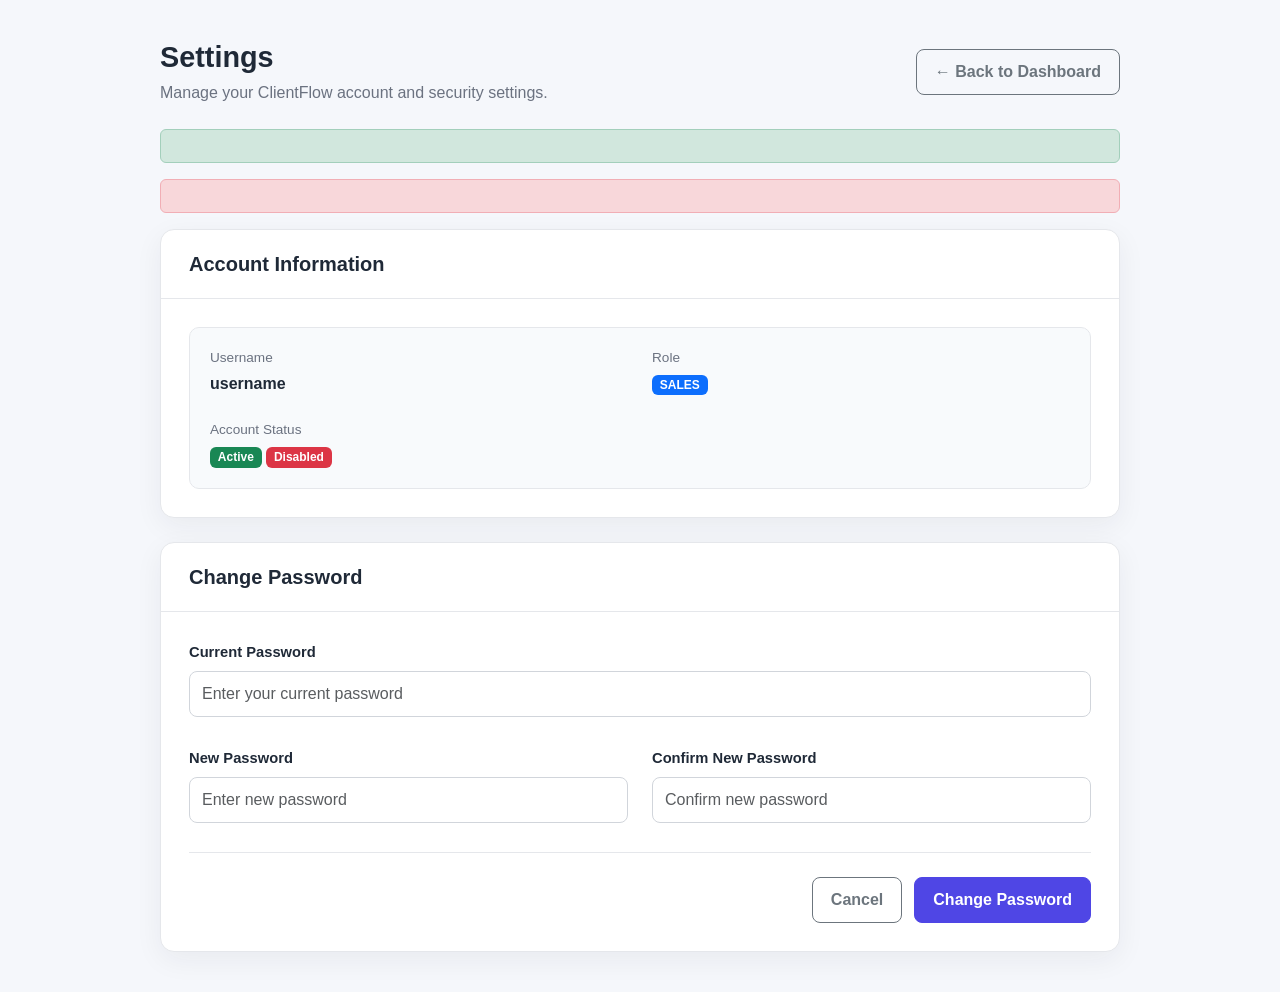
<file: src/main/resources/templates/settings/index.html>
<!DOCTYPE html>
<html lang="en"
      xmlns:th="http://www.thymeleaf.org">

<head>

    <meta charset="UTF-8">

    <meta name="viewport"
          content="width=device-width, initial-scale=1">

    <title>Settings | ClientFlow CRM</title>

    <link
            href="https://cdn.jsdelivr.net/npm/bootstrap@5.3.3/dist/css/bootstrap.min.css"
            rel="stylesheet">

    <style>

        :root {
            --primary-color: #4f46e5;
            --primary-hover: #4338ca;
            --text-color: #1f2937;
            --muted-color: #6b7280;
            --border-color: #e5e7eb;
            --background-color: #f5f7fb;
        }

        body {
            background: var(--background-color);
            color: var(--text-color);
            font-family: Arial, Helvetica, sans-serif;
            min-height: 100vh;
        }

        .page-container {
            max-width: 1000px;
            margin: 0 auto;
            padding: 40px 20px;
        }

        .page-title {
            font-size: 1.8rem;
            font-weight: 700;
            margin-bottom: 6px;
        }

        .page-subtitle {
            color: var(--muted-color);
            margin-bottom: 0;
        }

        .settings-card {
            background: #fff;
            border: 1px solid var(--border-color);
            border-radius: 14px;
            box-shadow: 0 8px 28px rgba(31, 41, 55, 0.06);
            overflow: hidden;
        }

        .settings-card-header {
            padding: 22px 28px;
            border-bottom: 1px solid var(--border-color);
        }

        .settings-card-header h5 {
            margin: 0;
            font-weight: 700;
        }

        .settings-card-body {
            padding: 28px;
        }

        .profile-box {
            background: #f8fafc;
            border: 1px solid #e5e7eb;
            border-radius: 10px;
            padding: 20px;
        }

        .profile-label {
            color: var(--muted-color);
            font-size: 0.85rem;
            margin-bottom: 4px;
        }

        .profile-value {
            font-weight: 600;
            font-size: 1rem;
        }

        .form-label {
            font-weight: 600;
            font-size: 0.92rem;
            margin-bottom: 8px;
        }

        .form-control {
            min-height: 44px;
            border: 1px solid #d1d5db;
            border-radius: 8px;
            padding: 10px 12px;
        }

        .form-control:focus {
            border-color: var(--primary-color);
            box-shadow: 0 0 0 3px rgba(79, 70, 229, 0.12);
        }

        .validation-error {
            display: block;
            color: #dc2626;
            font-size: 0.85rem;
            margin-top: 5px;
        }

        .form-actions {
            display: flex;
            justify-content: flex-end;
            gap: 12px;
            padding-top: 24px;
            margin-top: 24px;
            border-top: 1px solid var(--border-color);
        }

        .btn {
            border-radius: 8px;
            padding: 10px 18px;
            font-weight: 600;
        }

        .btn-primary {
            background: var(--primary-color);
            border-color: var(--primary-color);
        }

        .btn-primary:hover {
            background: var(--primary-hover);
            border-color: var(--primary-hover);
        }

        @media (max-width: 576px) {

            .page-container {
                padding: 24px 12px;
            }

            .settings-card-body {
                padding: 20px 16px;
            }

            .settings-card-header {
                padding: 18px 16px;
            }

            .page-title {
                font-size: 1.45rem;
            }

            .form-actions {
                flex-direction: column;
            }

            .form-actions .btn {
                width: 100%;
            }
        }

    </style>

</head>

<body>

<div class="page-container">

    <!-- Page Header -->

    <div class="d-flex justify-content-between
                align-items-center
                flex-wrap
                gap-3
                mb-4">

        <div>

            <h1 class="page-title">
                Settings
            </h1>

            <p class="page-subtitle">
                Manage your ClientFlow account and security settings.
            </p>

        </div>

        <a th:href="@{/dashboard}"
           class="btn btn-outline-secondary">

            ← Back to Dashboard

        </a>

    </div>


    <!-- Success Message -->

    <div th:if="${successMessage}"
         class="alert alert-success"
         th:text="${successMessage}">
    </div>


    <!-- Error Message -->

    <div th:if="${errorMessage}"
         class="alert alert-danger"
         th:text="${errorMessage}">
    </div>


    <!-- Account Information -->

    <div class="settings-card mb-4">

        <div class="settings-card-header">

            <h5>
                Account Information
            </h5>

        </div>

        <div class="settings-card-body">

            <div class="profile-box">

                <div class="row g-4">

                    <div class="col-md-6">

                        <div class="profile-label">
                            Username
                        </div>

                        <div class="profile-value"
                             th:text="${user.username}">
                            username
                        </div>

                    </div>

                    <div class="col-md-6">

                        <div class="profile-label">
                            Role
                        </div>

                        <div>

                            <span class="badge text-bg-primary"
                                  th:text="${user.role}">
                                SALES
                            </span>

                        </div>

                    </div>

                    <div class="col-md-6">

                        <div class="profile-label">
                            Account Status
                        </div>

                        <div>

                            <span th:if="${user.enabled}"
                                  class="badge text-bg-success">
                                Active
                            </span>

                            <span th:unless="${user.enabled}"
                                  class="badge text-bg-danger">
                                Disabled
                            </span>

                        </div>

                    </div>

                </div>

            </div>

        </div>

    </div>


    <!-- Change Password -->

    <div class="settings-card">

        <div class="settings-card-header">

            <h5>
                Change Password
            </h5>

        </div>

        <div class="settings-card-body">

            <form th:action="@{/settings/password}"
                  th:object="${settingsForm}"
                  method="post">

                <!-- CSRF -->

                <input type="hidden"
                       th:if="${_csrf != null}"
                       th:name="${_csrf.parameterName}"
                       th:value="${_csrf.token}">


                <div class="row g-4">

                    <!-- Current Password -->

                    <div class="col-12">

                        <label for="currentPassword"
                               class="form-label">

                            Current Password

                        </label>

                        <input
                                id="currentPassword"
                                type="password"
                                class="form-control"
                                th:field="*{currentPassword}"
                                placeholder="Enter your current password"
                                autocomplete="current-password">

                        <span
                                class="validation-error"
                                th:errors="*{currentPassword}">
                        </span>

                    </div>


                    <!-- New Password -->

                    <div class="col-md-6">

                        <label for="newPassword"
                               class="form-label">

                            New Password

                        </label>

                        <input
                                id="newPassword"
                                type="password"
                                class="form-control"
                                th:field="*{newPassword}"
                                placeholder="Enter new password"
                                autocomplete="new-password">

                        <span
                                class="validation-error"
                                th:errors="*{newPassword}">
                        </span>

                    </div>


                    <!-- Confirm Password -->

                    <div class="col-md-6">

                        <label for="confirmPassword"
                               class="form-label">

                            Confirm New Password

                        </label>

                        <input
                                id="confirmPassword"
                                type="password"
                                class="form-control"
                                th:field="*{confirmPassword}"
                                placeholder="Confirm new password"
                                autocomplete="new-password">

                        <span
                                class="validation-error"
                                th:errors="*{confirmPassword}">
                        </span>

                    </div>

                </div>


                <!-- Actions -->

                <div class="form-actions">

                    <a th:href="@{/dashboard}"
                       class="btn btn-outline-secondary">

                        Cancel

                    </a>

                    <button type="submit"
                            class="btn btn-primary">

                        Change Password

                    </button>

                </div>

            </form>

        </div>

    </div>

</div>

</body>

</html>
</file>
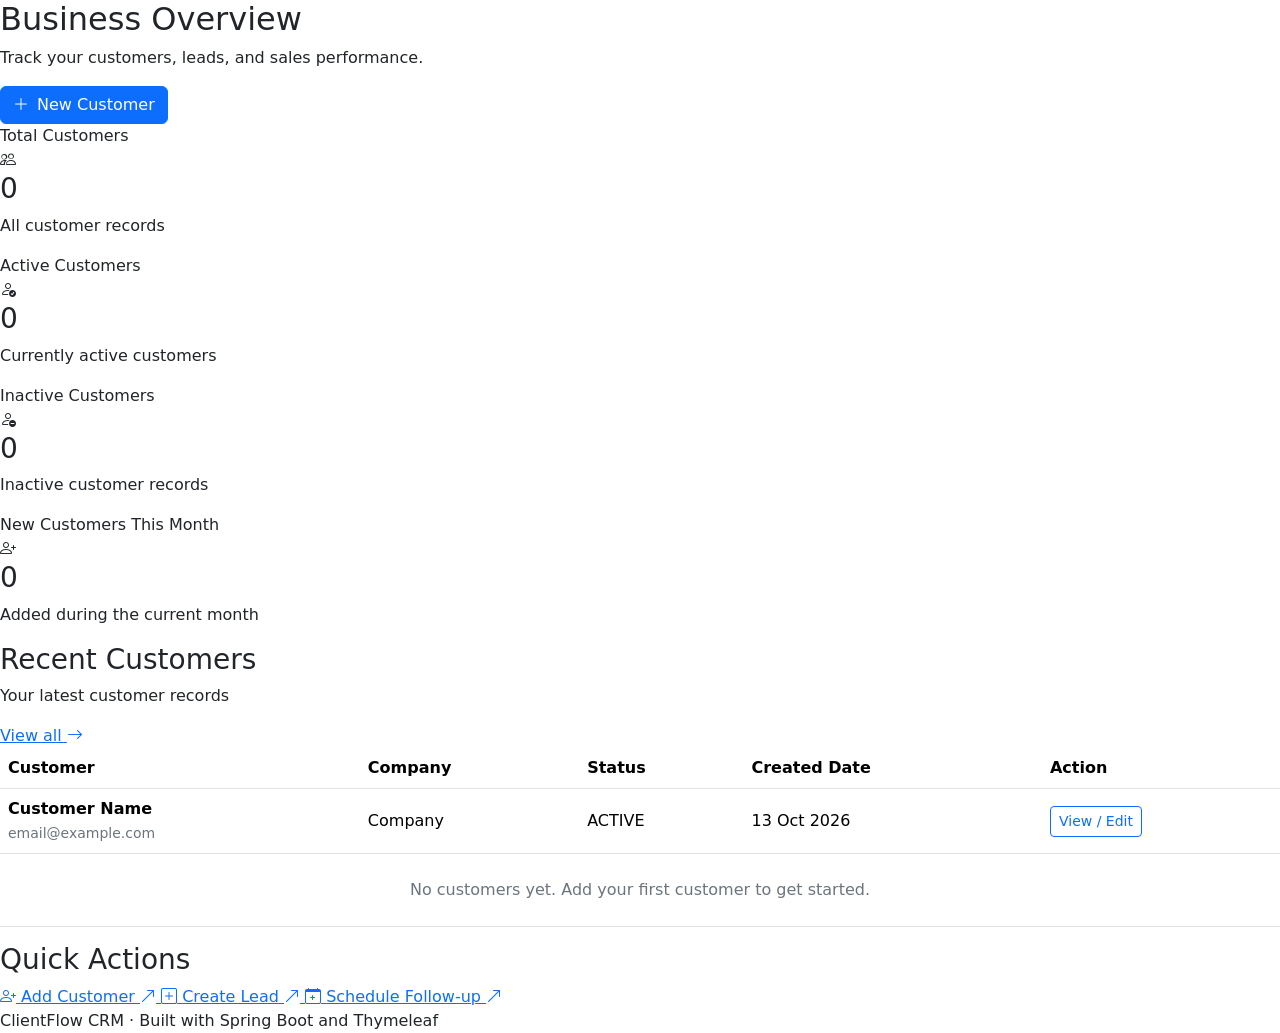
<file: src/main/resources/templates/dashboard.html>
<!DOCTYPE html>
<html lang="en" xmlns:th="http://www.thymeleaf.org">
<head>
    <meta charset="UTF-8">
    <meta name="viewport" content="width=device-width, initial-scale=1.0">

    <title>ClientFlow CRM | Dashboard</title>

    <!-- Bootstrap CSS -->
    <link href="https://cdn.jsdelivr.net/npm/bootstrap@5.3.3/dist/css/bootstrap.min.css"
          rel="stylesheet">

    <!-- Bootstrap Icons -->
    <link href="https://cdn.jsdelivr.net/npm/bootstrap-icons@1.11.3/font/bootstrap-icons.css"
          rel="stylesheet">

    <!-- Custom CSS -->
    <link rel="stylesheet" th:href="@{/css/dashboard.css}">
</head>

<body>

<div class="app-layout">

    <!-- Sidebar -->
    <div th:replace="~{fragments/sidebar :: sidebar}"></div>

    <!-- Main content -->
    <main class="main-content">

        <!-- Navbar -->
        <div th:replace="~{fragments/navbar :: navbar}"></div>

        <section class="dashboard-content">

            <!-- Page heading -->
            <div class="section-heading">
                <div>
                    <h2>Business Overview</h2>
                    <p>Track your customers, leads, and sales performance.</p>
                </div>

                <a th:href="@{/customers/new}" class="btn btn-primary">
                    <i class="bi bi-plus-lg me-2"></i>New Customer
                </a>
            </div>

            <!-- Statistics -->
            <div class="stats-grid">

                <!-- Total customers -->
                <div class="stat-card">
                    <div class="stat-top">
                        <span>Total Customers</span>
                        <div class="stat-icon blue">
                            <i class="bi bi-people"></i>
                        </div>
                    </div>
                    <h3 th:text="${totalCustomers}">0</h3>
                    <p class="stat-note">All customer records</p>
                </div>

                <!-- Active customers -->
                <div class="stat-card">
                    <div class="stat-top">
                        <span>Active Customers</span>
                        <div class="stat-icon green">
                            <i class="bi bi-person-check"></i>
                        </div>
                    </div>
                    <h3 th:text="${activeCustomers}">0</h3>
                    <p class="stat-note">Currently active customers</p>
                </div>

                <!-- Inactive customers -->
                <div class="stat-card">
                    <div class="stat-top">
                        <span>Inactive Customers</span>
                        <div class="stat-icon orange">
                            <i class="bi bi-person-dash"></i>
                        </div>
                    </div>
                    <h3 th:text="${inactiveCustomers}">0</h3>
                    <p class="stat-note">Inactive customer records</p>
                </div>

                <!-- New customers this month -->
                <div class="stat-card">
                    <div class="stat-top">
                        <span>New Customers This Month</span>
                        <div class="stat-icon purple">
                            <i class="bi bi-person-plus"></i>
                        </div>
                    </div>
                    <h3 th:text="${newCustomersThisMonth}">0</h3>
                    <p class="stat-note">Added during the current month</p>
                </div>

            </div>

            <!-- Recent customers table -->
            <section class="content-card">
                <div class="card-heading">
                    <div>
                        <h3>Recent Customers</h3>
                        <p>Your latest customer records</p>
                    </div>

                    <a th:href="@{/customers}" class="view-all">
                        View all <i class="bi bi-arrow-right"></i>
                    </a>
                </div>

                <div class="table-responsive">
                    <table class="table customer-table align-middle">
                        <thead>
                        <tr>
                            <th>Customer</th>
                            <th>Company</th>
                            <th>Status</th>
                            <th>Created Date</th>
                            <th>Action</th>
                        </tr>
                        </thead>

                        <tbody>
                        <tr th:each="customer : ${recentCustomers}">
                            <td>
                                <div class="fw-semibold"
                                     th:text="${customer.name}">
                                    Customer Name
                                </div>
                                <small class="text-secondary"
                                       th:text="${customer.email}">
                                    email@example.com
                                </small>
                            </td>

                            <td th:text="${customer.company != null
                                          ? customer.company : '—'}">
                                Company
                            </td>

                            <td>
                                <span class="status-badge"
                                      th:classappend="${customer.status == 'ACTIVE'}
                                          ? ' status-active'
                                          : (${customer.status == 'PENDING'}
                                              ? ' status-pending'
                                              : ' status-inactive')"
                                      th:text="${customer.status}">
                                    ACTIVE
                                </span>
                            </td>

                            <td th:text="${customer.createdAt != null
                                          ? #temporals.format(customer.createdAt, 'dd MMM yyyy')
                                          : '—'}">
                                13 Oct 2026
                            </td>

                            <td>
                                <a th:href="@{/customers/{id}/edit(id=${customer.id})}"
                                   class="btn btn-sm btn-outline-primary">
                                    View / Edit
                                </a>
                            </td>
                        </tr>

                        <tr th:if="${#lists.isEmpty(recentCustomers)}">
                            <td colspan="5"
                                class="text-center text-secondary py-4">
                                No customers yet. Add your first customer to get started.
                            </td>
                        </tr>
                        </tbody>
                    </table>
                </div>
            </section>

            <!-- Quick actions -->
            <section class="quick-actions">
                <h3>Quick Actions</h3>

                <div class="quick-action-grid">
                    <a th:href="@{/customers/new}" class="quick-action-card">
                        <i class="bi bi-person-plus"></i>
                        <span>Add Customer</span>
                        <i class="bi bi-arrow-up-right ms-auto"></i>
                    </a>

                    <a th:href="@{/leads}" class="quick-action-card">
                        <i class="bi bi-plus-square"></i>
                        <span>Create Lead</span>
                        <i class="bi bi-arrow-up-right ms-auto"></i>
                    </a>

                    <a th:href="@{/tasks}" class="quick-action-card">
                        <i class="bi bi-calendar-plus"></i>
                        <span>Schedule Follow-up</span>
                        <i class="bi bi-arrow-up-right ms-auto"></i>
                    </a>
                </div>
            </section>

            <!-- Footer -->
            <footer class="dashboard-footer">
                ClientFlow CRM · Built with Spring Boot and Thymeleaf
            </footer>

        </section>
    </main>
</div>

<script th:src="@{/js/dashboard.js}"></script>
</body>
</html>
</file>
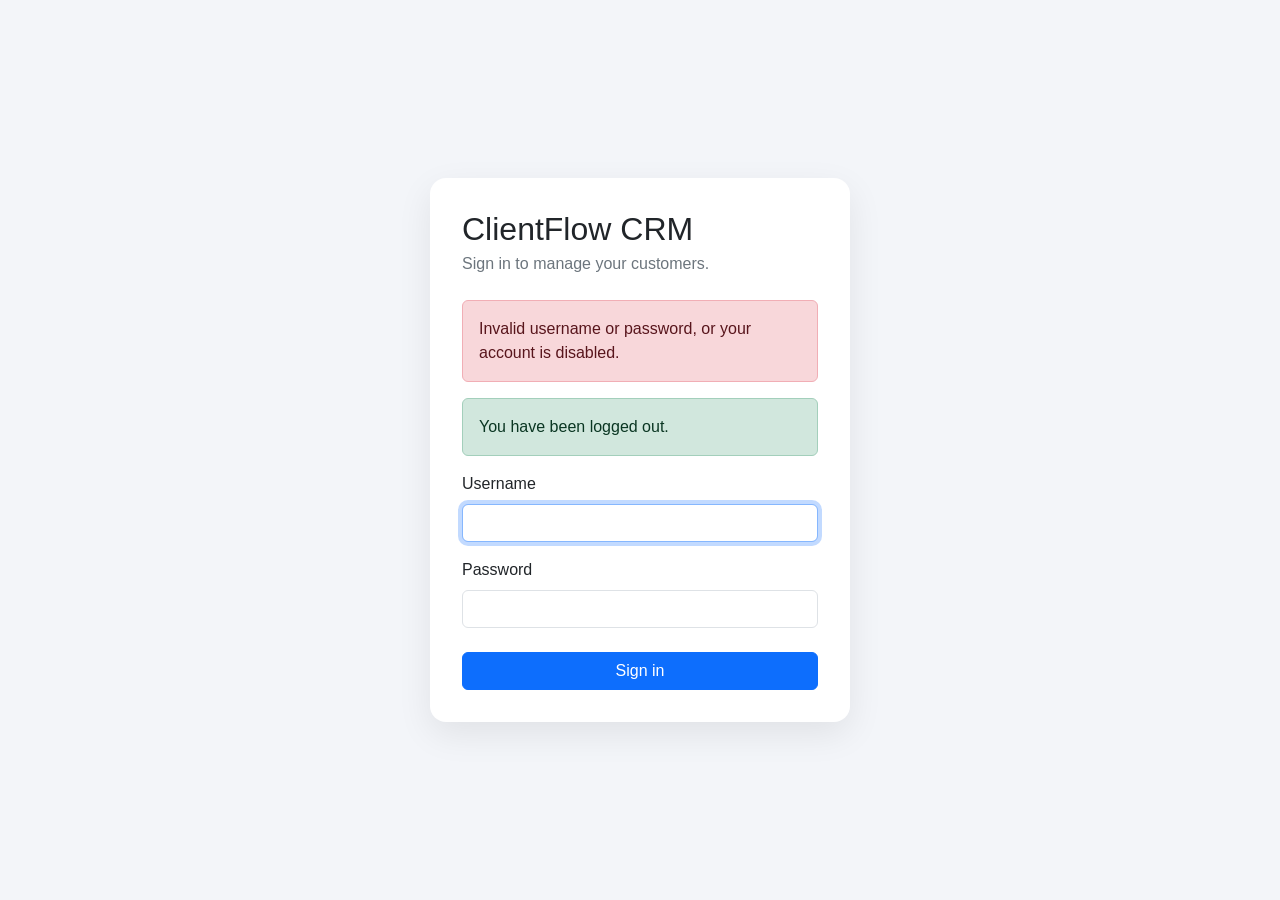
<file: src/main/resources/templates/login.html>
<!DOCTYPE html>
<html lang="en" xmlns:th="http://www.thymeleaf.org">
<head>
    <meta charset="UTF-8">
    <meta name="viewport" content="width=device-width, initial-scale=1">
    <title>Sign In | ClientFlow CRM</title>
    <link href="https://cdn.jsdelivr.net/npm/bootstrap@5.3.3/dist/css/bootstrap.min.css"
          rel="stylesheet">
    <style>
        body {
            min-height: 100vh;
            display: grid;
            place-items: center;
            background: #f3f5f9;
            font-family: Arial, sans-serif;
        }
        .login-card {
            width: min(420px, 92vw);
            padding: 32px;
            border: 0;
            border-radius: 16px;
            box-shadow: 0 12px 35px rgba(0,0,0,.08);
        }
    </style>
</head>
<body>
<main class="card login-card">
    <h2 class="mb-1">ClientFlow CRM</h2>
    <p class="text-secondary mb-4">Sign in to manage your customers.</p>

    <div th:if="${param.error}" class="alert alert-danger">
        Invalid username or password, or your account is disabled.
    </div>

    <div th:if="${param.logout}" class="alert alert-success">
        You have been logged out.
    </div>

    <form th:action="@{/login}" method="post">
        <div class="mb-3">
            <label for="username" class="form-label">Username</label>
            <input id="username" name="username" type="text"
                   class="form-control" autocomplete="username"
                   required autofocus>
        </div>

        <div class="mb-4">
            <label for="password" class="form-label">Password</label>
            <input id="password" name="password" type="password"
                   class="form-control" autocomplete="current-password"
                   required>
        </div>

        <button type="submit" class="btn btn-primary w-100">
            Sign in
        </button>
    </form>
</main>
</body>
</html>
</file>
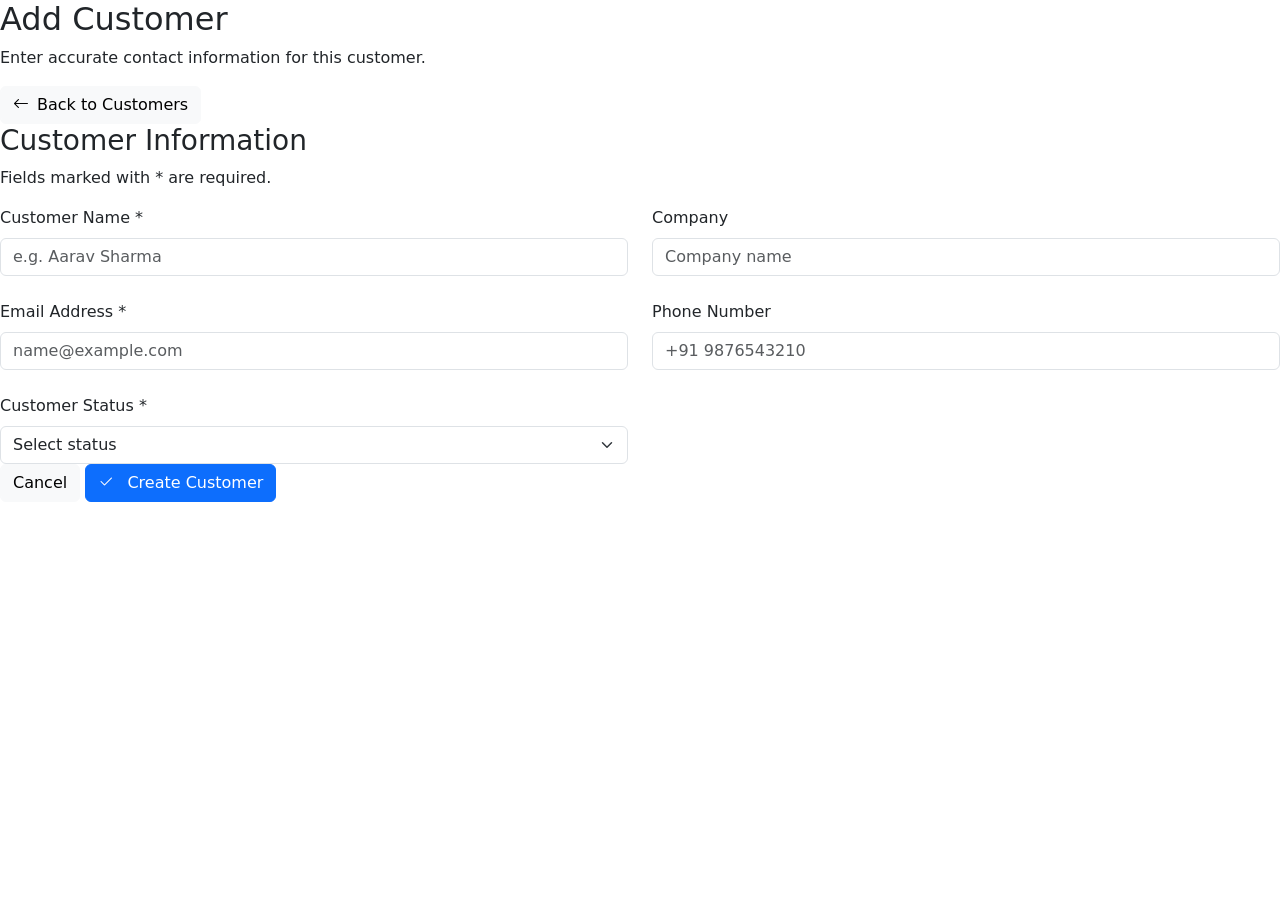
<file: src/main/resources/templates/customers/form.html>
<!DOCTYPE html>
<html lang="en" xmlns:th="http://www.thymeleaf.org">
<head>
    <meta charset="UTF-8">
    <meta name="viewport" content="width=device-width, initial-scale=1">

    <title>Customer Form | ClientFlow CRM</title>

    <link href="https://cdn.jsdelivr.net/npm/bootstrap@5.3.3/dist/css/bootstrap.min.css"
          rel="stylesheet">
    <link href="https://cdn.jsdelivr.net/npm/bootstrap-icons@1.11.3/font/bootstrap-icons.css"
          rel="stylesheet">
    <link rel="stylesheet" th:href="@{/css/dashboard.css}">
</head>
<body>

<div class="app-layout">

    <div th:replace="~{fragments/sidebar :: sidebar}"></div>

    <main class="main-content">
        <div th:replace="~{fragments/navbar :: navbar}"></div>

        <section class="dashboard-content">

            <div class="section-heading">
                <div>
                    <h2 th:text="${customerId == null} ? 'Add Customer' : 'Edit Customer'">
                        Add Customer
                    </h2>
                    <p>Enter accurate contact information for this customer.</p>
                </div>

                <a th:href="@{/customers}" class="btn btn-light">
                    <i class="bi bi-arrow-left me-2"></i>Back to Customers
                </a>
            </div>

            <section class="content-card form-card">

                <div class="card-heading">
                    <div>
                        <h3>Customer Information</h3>
                        <p>Fields marked with * are required.</p>
                    </div>
                </div>

                <form th:action="${customerId == null} ?
                         @{/customers} :
                         @{/customers/{id}(id=${customerId})}"
                      th:object="${customerForm}"
                      method="post"
                      class="customer-form">

                    <div class="row g-4">

                        <div class="col-md-6">
                            <label for="name" class="form-label">
                                Customer Name *
                            </label>
                            <input id="name" type="text"
                                   th:field="*{name}"
                                   th:errorclass="is-invalid"
                                   class="form-control"
                                   placeholder="e.g. Aarav Sharma"
                                   maxlength="100" required>
                            <div class="invalid-feedback"
                                 th:errors="*{name}"></div>
                        </div>

                        <div class="col-md-6">
                            <label for="company" class="form-label">
                                Company
                            </label>
                            <input id="company" type="text"
                                   th:field="*{company}"
                                   th:errorclass="is-invalid"
                                   class="form-control"
                                   placeholder="Company name"
                                   maxlength="120">
                            <div class="invalid-feedback"
                                 th:errors="*{company}"></div>
                        </div>

                        <div class="col-md-6">
                            <label for="email" class="form-label">
                                Email Address *
                            </label>
                            <input id="email" type="email"
                                   th:field="*{email}"
                                   th:errorclass="is-invalid"
                                   class="form-control"
                                   placeholder="name@example.com"
                                   maxlength="150" required>
                            <div class="invalid-feedback"
                                 th:errors="*{email}"></div>
                        </div>

                        <div class="col-md-6">
                            <label for="phone" class="form-label">
                                Phone Number
                            </label>
                            <input id="phone" type="tel"
                                   th:field="*{phone}"
                                   th:errorclass="is-invalid"
                                   class="form-control"
                                   placeholder="+91 9876543210"
                                   maxlength="20">
                            <div class="invalid-feedback"
                                 th:errors="*{phone}"></div>
                        </div>

                        <div class="col-md-6">
                            <label for="status" class="form-label">
                                Customer Status *
                            </label>
                            <select id="status" th:field="*{status}"
                                    th:errorclass="is-invalid"
                                    class="form-select" required>
                                <option value="">Select status</option>
                                <option th:each="s : ${statuses}"
                                        th:value="${s}"
                                        th:text="${s}">
                                </option>
                            </select>
                            <div class="invalid-feedback"
                                 th:errors="*{status}"></div>
                        </div>

                    </div>

                    <div class="form-actions">
                        <a th:href="@{/customers}"
                           class="btn btn-light">Cancel</a>

                        <button type="submit" class="btn btn-primary">
                            <i class="bi bi-check2 me-2"></i>
                            <span th:text="${customerId == null} ?
                                  'Create Customer' : 'Save Changes'">
                                Create Customer
                            </span>
                        </button>
                    </div>

                </form>
            </section>
        </section>
    </main>
</div>

</body>
</html>
</file>
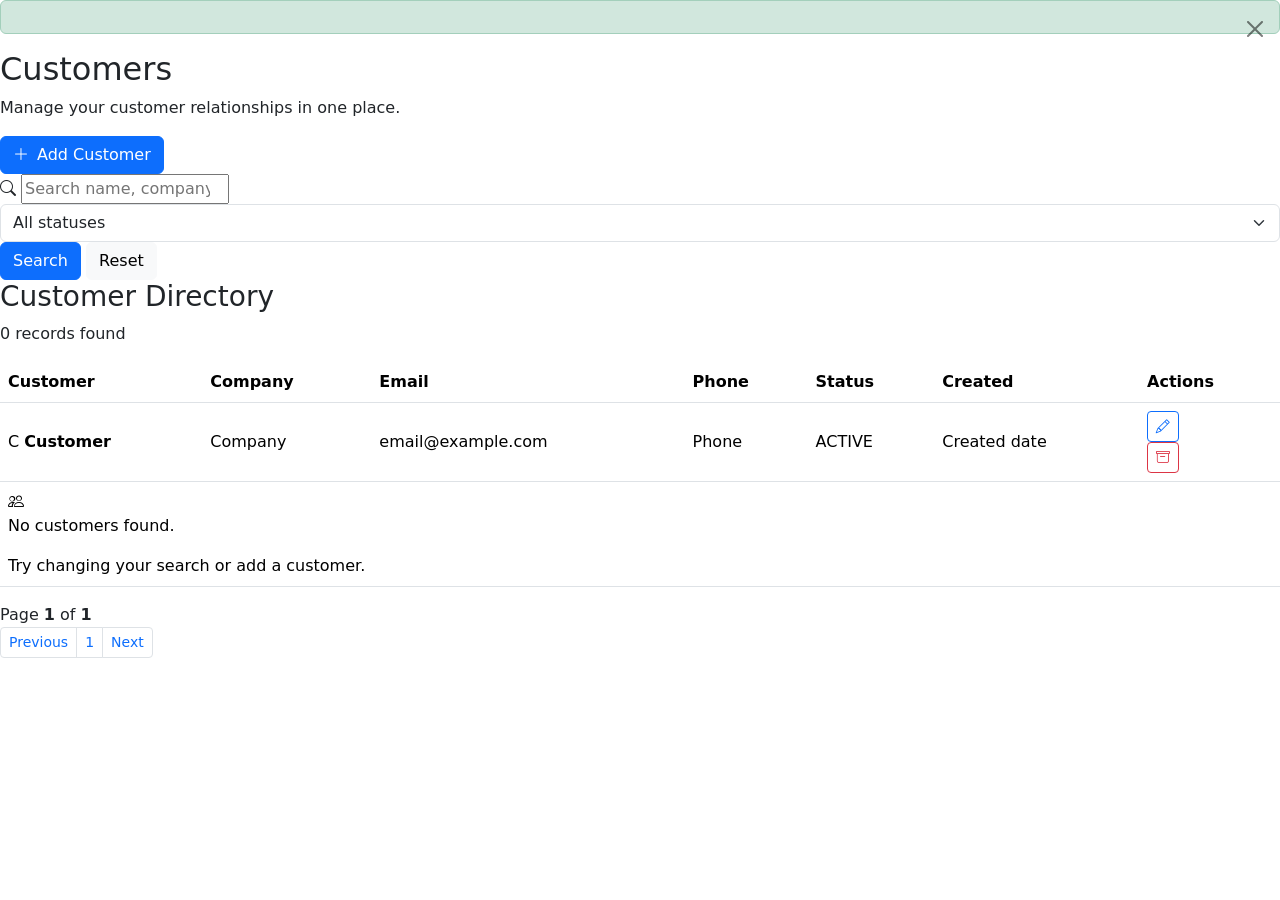
<file: src/main/resources/templates/customers/list.html>
<!DOCTYPE html>
<html lang="en"
      xmlns:th="http://www.thymeleaf.org"
      xmlns:sec="http://www.thymeleaf.org/extras/spring-security">

<head>
    <meta charset="UTF-8">
    <meta name="viewport" content="width=device-width, initial-scale=1">

    <title>Customers | ClientFlow CRM</title>

    <!-- Bootstrap CSS -->
    <link href="https://cdn.jsdelivr.net/npm/bootstrap@5.3.3/dist/css/bootstrap.min.css"
          rel="stylesheet">

    <!-- Bootstrap Icons -->
    <link href="https://cdn.jsdelivr.net/npm/bootstrap-icons@1.11.3/font/bootstrap-icons.css"
          rel="stylesheet">

    <!-- Custom CSS -->
    <link rel="stylesheet" th:href="@{/css/dashboard.css}">
</head>

<body>

<div class="app-layout">

    <!-- Sidebar -->
    <div th:replace="~{fragments/sidebar :: sidebar}"></div>

    <!-- Main content -->
    <main class="main-content">

        <!-- Navbar -->
        <div th:replace="~{fragments/navbar :: navbar}"></div>

        <section class="dashboard-content">

            <!-- Success message -->
            <div th:if="${successMessage}"
                 class="alert alert-success alert-dismissible fade show"
                 role="alert">
                <span th:text="${successMessage}"></span>
                <button type="button"
                        class="btn-close"
                        data-bs-dismiss="alert"
                        aria-label="Close"></button>
            </div>

            <!-- Page heading -->
            <div class="section-heading">
                <div>
                    <h2>Customers</h2>
                    <p>Manage your customer relationships in one place.</p>
                </div>

                <a th:href="@{/customers/new}" class="btn btn-primary">
                    <i class="bi bi-plus-lg me-2"></i>Add Customer
                </a>
            </div>

            <!-- Search and filter -->
            <section class="content-card customer-toolbar">
                <form th:action="@{/customers}"
                      method="get"
                      class="filter-form">

                    <div class="search-field">
                        <i class="bi bi-search"></i>
                        <input type="search"
                               name="keyword"
                               th:value="${keyword}"
                               placeholder="Search name, company, email or phone..."
                               aria-label="Search customers">
                    </div>

                    <select name="status"
                            class="form-select status-select"
                            aria-label="Filter by status">
                        <option value="">All statuses</option>

                        <option th:each="s : ${statuses}"
                                th:value="${s}"
                                th:text="${s}"
                                th:selected="${s == selectedStatus}">
                        </option>
                    </select>

                    <input type="hidden"
                           name="size"
                           th:value="${customers.size}">

                    <button type="submit" class="btn btn-primary">
                        Search
                    </button>

                    <a th:href="@{/customers}" class="btn btn-light">
                        Reset
                    </a>
                </form>
            </section>

            <!-- Customer table -->
            <section class="content-card">

                <div class="card-heading">
                    <div>
                        <h3>Customer Directory</h3>
                        <p>
                            <span th:text="${customers.totalElements}">0</span>
                            records found
                        </p>
                    </div>
                </div>

                <div class="table-responsive">
                    <table class="table customer-table align-middle">

                        <thead>
                        <tr>
                            <th>Customer</th>
                            <th>Company</th>
                            <th>Email</th>
                            <th>Phone</th>
                            <th>Status</th>
                            <th>Created</th>
                            <th>Actions</th>
                        </tr>
                        </thead>

                        <tbody>

                        <!-- Customer records -->
                        <tr th:each="customer : ${customers.content}">

                            <td>
                                <div class="customer-name">
                                    <span class="customer-avatar"
                                          th:text="${#strings.substring(customer.name, 0, 1)}">
                                        C
                                    </span>

                                    <strong th:text="${customer.name}">
                                        Customer
                                    </strong>
                                </div>
                            </td>

                            <td th:text="${customer.company != null
                                          ? customer.company : '—'}">
                                Company
                            </td>

                            <td th:text="${customer.email}">
                                email@example.com
                            </td>

                            <td th:text="${customer.phone != null
                                          ? customer.phone : '—'}">
                                Phone
                            </td>

                            <td>
                                <span class="status-badge"
                                      th:classappend="${customer.status == 'ACTIVE'}
                                          ? ' status-active'
                                          : (${customer.status == 'PENDING'}
                                              ? ' status-pending'
                                              : ' status-inactive')"
                                      th:text="${customer.status}">
                                    ACTIVE
                                </span>
                            </td>

                            <td th:text="${customer.createdAt != null
                                          ? #temporals.format(customer.createdAt, 'dd MMM yyyy')
                                          : '—'}">
                                Created date
                            </td>

                            <td>
                                <div class="customer-actions">

                                    <!-- Edit customer -->
                                    <a th:href="@{/customers/{id}/edit(id=${customer.id})}"
                                       class="btn btn-sm btn-outline-primary"
                                       title="Edit customer"
                                       aria-label="Edit customer">
                                        <i class="bi bi-pencil"></i>
                                    </a>

                                    <!-- Archive action: ADMIN only -->
                                    <div sec:authorize="hasRole('ADMIN')">
                                        <form th:action="@{/customers/{id}/archive(id=${customer.id})}"
                                              method="post"
                                              class="d-inline"
                                              onsubmit="return confirm('Archive this customer?');">

                                            <button type="submit"
                                                    class="btn btn-sm btn-outline-danger"
                                                    title="Archive customer"
                                                    aria-label="Archive customer">
                                                <i class="bi bi-archive"></i>
                                            </button>

                                        </form>
                                    </div>

                                </div>
                            </td>

                        </tr>

                        <!-- Empty state -->
                        <tr th:if="${customers.empty}">
                            <td colspan="7" class="empty-state">
                                <i class="bi bi-people"></i>
                                <p>No customers found.</p>
                                <span>
                                    Try changing your search or add a customer.
                                </span>
                            </td>
                        </tr>

                        </tbody>
                    </table>
                </div>

                <!-- Pagination -->
                <div class="pagination-bar"
                     th:if="${customers.totalPages > 0}">

                    <span>
                        Page
                        <strong th:text="${customers.number + 1}">1</strong>
                        of
                        <strong th:text="${customers.totalPages}">1</strong>
                    </span>

                    <nav aria-label="Customer pagination">
                        <ul class="pagination pagination-sm mb-0">

                            <!-- Previous -->
                            <li class="page-item"
                                th:classappend="${customers.first} ? ' disabled'">

                                <a class="page-link"
                                   th:href="@{/customers(page=${customers.number - 1},size=${customers.size},keyword=${keyword},status=${selectedStatus})}">
                                    Previous
                                </a>
                            </li>

                            <!-- Page numbers -->
                            <li class="page-item"
                                th:each="i : ${#numbers.sequence(0, customers.totalPages - 1)}"
                                th:classappend="${i == customers.number} ? ' active'">

                                <a class="page-link"
                                   th:href="@{/customers(page=${i},size=${customers.size},keyword=${keyword},status=${selectedStatus})}"
                                   th:text="${i + 1}">
                                    1
                                </a>
                            </li>

                            <!-- Next -->
                            <li class="page-item"
                                th:classappend="${customers.last} ? ' disabled'">

                                <a class="page-link"
                                   th:href="@{/customers(page=${customers.number + 1},size=${customers.size},keyword=${keyword},status=${selectedStatus})}">
                                    Next
                                </a>
                            </li>

                        </ul>
                    </nav>
                </div>

            </section>

        </section>
    </main>
</div>

<!-- Bootstrap JavaScript -->
<script src="https://cdn.jsdelivr.net/npm/bootstrap@5.3.3/dist/js/bootstrap.bundle.min.js"></script>

</body>
</html>
</file>
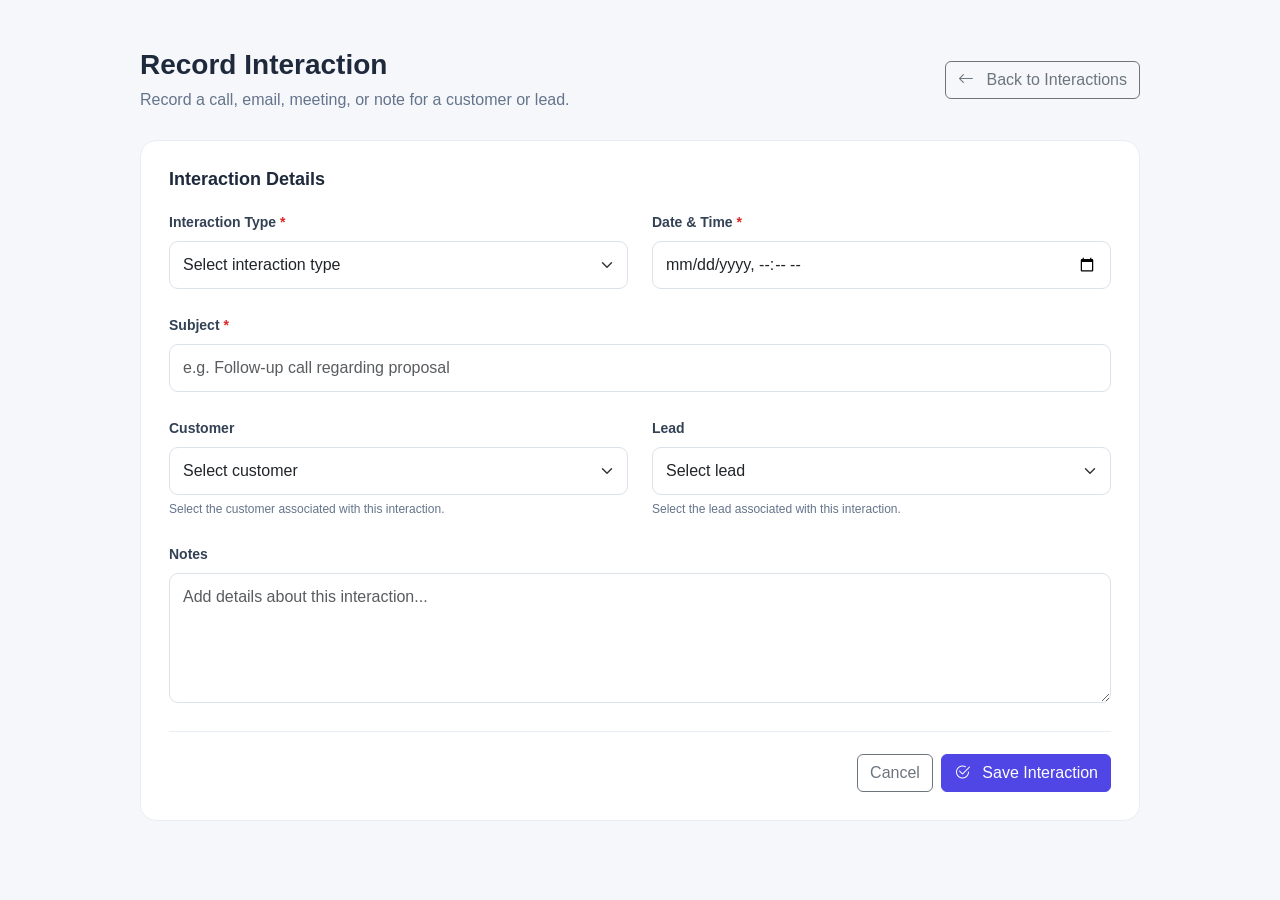
<file: src/main/resources/templates/interactions/form.html>
<!DOCTYPE html>
<html lang="en" xmlns:th="http://www.thymeleaf.org">

<head>
    <meta charset="UTF-8">
    <meta name="viewport" content="width=device-width, initial-scale=1.0">

    <title th:text="${pageTitle} + ' | ClientFlow'">
        Record Interaction | ClientFlow
    </title>

    <link href="https://cdn.jsdelivr.net/npm/bootstrap@5.3.3/dist/css/bootstrap.min.css"
          rel="stylesheet">

    <link href="https://cdn.jsdelivr.net/npm/bootstrap-icons@1.11.3/font/bootstrap-icons.css"
          rel="stylesheet">

    <style>
        body {
            background: #f5f7fb;
            color: #1e293b;
            font-family: Arial, sans-serif;
        }

        .page-wrapper {
            max-width: 1000px;
            margin: 0 auto;
        }

        .page-header {
            margin-bottom: 28px;
        }

        .page-header h1 {
            font-size: 28px;
            font-weight: 700;
            margin-bottom: 6px;
        }

        .page-header p {
            color: #64748b;
            margin-bottom: 0;
        }

        .form-card {
            background: #ffffff;
            border: 1px solid #e8edf4;
            border-radius: 16px;
            padding: 28px;
        }

        .form-section-title {
            font-size: 18px;
            font-weight: 700;
            margin-bottom: 20px;
        }

        .form-label {
            font-weight: 600;
            font-size: 14px;
            color: #334155;
        }

        .form-control,
        .form-select {
            border: 1px solid #dbe2ea;
            border-radius: 9px;
            padding: 11px 13px;
        }

        .form-control:focus,
        .form-select:focus {
            border-color: #6366f1;
            box-shadow: 0 0 0 3px rgba(99, 102, 241, 0.12);
        }

        textarea.form-control {
            min-height: 130px;
            resize: vertical;
        }

        .form-help {
            color: #64748b;
            font-size: 12px;
            margin-top: 5px;
        }

        .form-actions {
            border-top: 1px solid #e8edf4;
            margin-top: 28px;
            padding-top: 22px;
        }

        .btn-primary {
            background: #4f46e5;
            border-color: #4f46e5;
        }

        .btn-primary:hover {
            background: #4338ca;
            border-color: #4338ca;
        }

        .required {
            color: #dc2626;
        }
    </style>
</head>

<body>

<div class="container-fluid p-4 p-lg-5">

    <div class="page-wrapper">

        <!-- Header -->
        <header class="page-header">

            <div class="d-flex flex-wrap justify-content-between align-items-center gap-3">

                <div>
                    <h1 th:text="${pageTitle}">
                        Record Interaction
                    </h1>

                    <p>
                        Record a call, email, meeting, or note for a customer or lead.
                    </p>
                </div>

                <a th:href="@{/interactions}"
                   class="btn btn-outline-secondary">

                    <i class="bi bi-arrow-left me-2"></i>
                    Back to Interactions

                </a>

            </div>

        </header>


        <!-- Form -->
        <div class="form-card">

            <form th:action="@{/interactions}"
                  th:object="${interaction}"
                  method="post">

                <!-- Basic Information -->
                <h2 class="form-section-title">
                    Interaction Details
                </h2>

                <div class="row g-4">

                    <!-- Interaction Type -->
                    <div class="col-12 col-md-6">

                        <label for="type"
                               class="form-label">

                            Interaction Type
                            <span class="required">*</span>

                        </label>

                        <select id="type"
                                th:field="*{type}"
                                class="form-select"
                                required>

                            <option value="">
                                Select interaction type
                            </option>

                            <option th:each="type : ${types}"
                                    th:value="${type}"
                                    th:text="${#strings.capitalize(type.name().toLowerCase())}">
                                Call
                            </option>

                        </select>

                    </div>


                    <!-- Interaction Date -->
                    <div class="col-12 col-md-6">

                        <label for="interactionDate"
                               class="form-label">

                            Date &amp; Time
                            <span class="required">*</span>

                        </label>

                        <input type="datetime-local"
                               id="interactionDate"
                               th:field="*{interactionDate}"
                               class="form-control"
                               required>

                    </div>


                    <!-- Subject -->
                    <div class="col-12">

                        <label for="subject"
                               class="form-label">

                            Subject
                            <span class="required">*</span>

                        </label>

                        <input type="text"
                               id="subject"
                               th:field="*{subject}"
                               class="form-control"
                               placeholder="e.g. Follow-up call regarding proposal"
                               maxlength="255"
                               required>

                    </div>


                    <!-- Customer -->
                    <div class="col-12 col-md-6">

                        <label for="customerId"
                               class="form-label">

                            Customer

                        </label>

                        <select id="customerId"
                                name="customerId"
                                class="form-select">

                            <option value="">
                                Select customer
                            </option>

                            <option th:each="customer : ${customers}"
                                    th:value="${customer.id}"
                                    th:text="${customer.name}">
                                Customer Name
                            </option>

                        </select>

                        <div class="form-help">
                            Select the customer associated with this interaction.
                        </div>

                    </div>


                    <!-- Lead -->
                    <div class="col-12 col-md-6">

                        <label for="leadId"
                               class="form-label">

                            Lead

                        </label>

                        <select id="leadId"
                                name="leadId"
                                class="form-select">

                            <option value="">
                                Select lead
                            </option>

                            <option th:each="lead : ${leads}"
                                    th:value="${lead.id}"
                                    th:text="${lead.name}">
                                Lead Name
                            </option>

                        </select>

                        <div class="form-help">
                            Select the lead associated with this interaction.
                        </div>

                    </div>


                    <!-- Notes -->
                    <div class="col-12">

                        <label for="notes"
                               class="form-label">

                            Notes

                        </label>

                        <textarea id="notes"
                                  th:field="*{notes}"
                                  class="form-control"
                                  placeholder="Add details about this interaction..."
                                  maxlength="5000"></textarea>

                    </div>

                </div>


                <!-- Actions -->
                <div class="form-actions">

                    <div class="d-flex justify-content-end gap-2">

                        <a th:href="@{/interactions}"
                           class="btn btn-outline-secondary">

                            Cancel

                        </a>

                        <button type="submit"
                                class="btn btn-primary">

                            <i class="bi bi-check2-circle me-2"></i>
                            Save Interaction

                        </button>

                    </div>

                </div>

            </form>

        </div>

    </div>

</div>

</body>
</html>
</file>
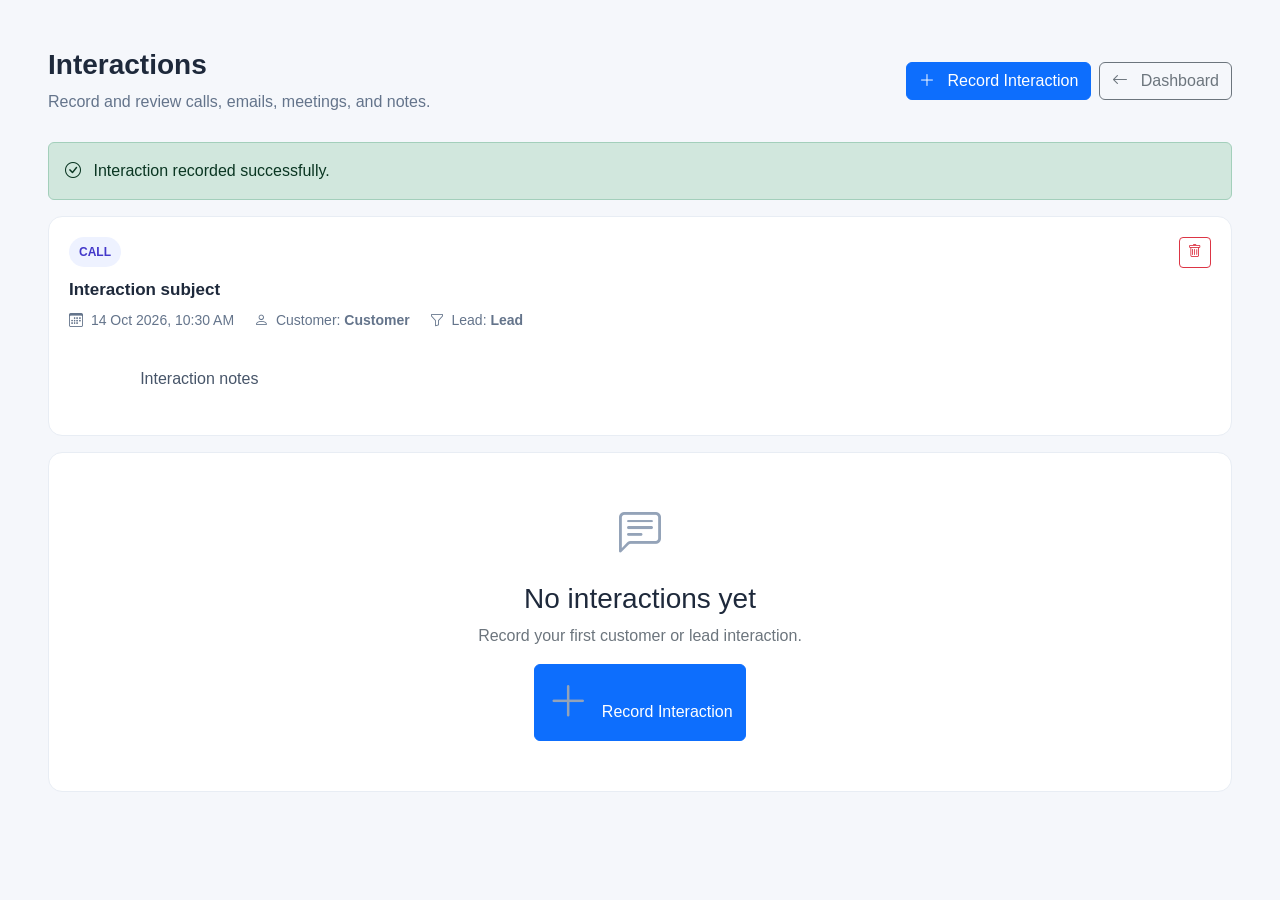
<file: src/main/resources/templates/interactions/list.html>
<!DOCTYPE html>
<html lang="en"
      xmlns:th="http://www.thymeleaf.org">

<head>
    <meta charset="UTF-8">
    <meta name="viewport" content="width=device-width, initial-scale=1.0">

    <title>Interactions | ClientFlow CRM</title>

    <link href="https://cdn.jsdelivr.net/npm/bootstrap@5.3.3/dist/css/bootstrap.min.css"
          rel="stylesheet">

    <link href="https://cdn.jsdelivr.net/npm/bootstrap-icons@1.11.3/font/bootstrap-icons.css"
          rel="stylesheet">

    <style>
        body {
            background: #f5f7fb;
            color: #1e293b;
            font-family: Arial, sans-serif;
        }

        .page-header {
            margin-bottom: 28px;
        }

        .page-header h1 {
            font-size: 28px;
            font-weight: 700;
        }

        .page-header p {
            color: #64748b;
            margin-bottom: 0;
        }

        .interaction-card {
            background: #fff;
            border: 1px solid #e8edf4;
            border-radius: 14px;
            padding: 20px;
            margin-bottom: 16px;
        }

        .interaction-type {
            display: inline-block;
            padding: 6px 10px;
            border-radius: 20px;
            background: #eef2ff;
            color: #4338ca;
            font-size: 12px;
            font-weight: 600;
        }

        .interaction-subject {
            font-size: 17px;
            font-weight: 700;
            margin-top: 10px;
        }

        .interaction-meta {
            color: #64748b;
            font-size: 14px;
        }

        .interaction-notes {
            color: #475569;
            margin-top: 12px;
            white-space: pre-wrap;
        }

        .empty-state {
            background: #fff;
            border: 1px solid #e8edf4;
            border-radius: 14px;
            padding: 50px 20px;
            text-align: center;
        }

        .empty-state i {
            font-size: 42px;
            color: #94a3b8;
        }
    </style>
</head>

<body>

<div class="container-fluid p-4 p-lg-5">

    <!-- Page header -->
    <header class="page-header">
        <div class="d-flex flex-wrap justify-content-between align-items-center gap-3">

            <div>
                <h1>Interactions</h1>
                <p>
                    Record and review calls, emails, meetings, and notes.
                </p>
            </div>

            <div class="d-flex gap-2">
                <a th:href="@{/interactions/new}"
                   class="btn btn-primary">
                    <i class="bi bi-plus-lg me-2"></i>
                    Record Interaction
                </a>

                <a th:href="@{/dashboard}"
                   class="btn btn-outline-secondary">
                    <i class="bi bi-arrow-left me-2"></i>
                    Dashboard
                </a>
            </div>

        </div>
    </header>

    <!-- Success message -->
    <div th:if="${successMessage}"
         class="alert alert-success">
        <i class="bi bi-check-circle me-2"></i>
        <span th:text="${successMessage}">
            Interaction recorded successfully.
        </span>
    </div>

    <!-- Interaction list -->
    <div th:if="${!interactions.isEmpty()}">

        <div th:each="interaction : ${interactions}"
             class="interaction-card">

            <div class="d-flex flex-wrap justify-content-between gap-3">

                <div>

                    <span class="interaction-type"
                          th:text="${interaction.type}">
                        CALL
                    </span>

                    <div class="interaction-subject"
                         th:text="${interaction.subject}">
                        Interaction subject
                    </div>

                    <div class="interaction-meta mt-2">

                        <span>
                            <i class="bi bi-calendar3 me-1"></i>

                            <span th:text="${#temporals.format(
                                interaction.interactionDate,
                                'dd MMM yyyy, hh:mm a'
                            )}">
                                14 Oct 2026, 10:30 AM
                            </span>
                        </span>

                        <span class="ms-3"
                              th:if="${interaction.customer != null}">

                            <i class="bi bi-person me-1"></i>

                            Customer:
                            <strong th:text="${interaction.customer.name}">
                                Customer
                            </strong>

                        </span>

                        <span class="ms-3"
                              th:if="${interaction.lead != null}">

                            <i class="bi bi-funnel me-1"></i>

                            Lead:
                            <strong th:text="${interaction.lead.name}">
                                Lead
                            </strong>

                        </span>

                    </div>

                </div>

                <form th:action="@{/interactions/{id}/delete(id=${interaction.id})}"
                      method="post"
                      onsubmit="return confirm('Delete this interaction?');">

                    <button type="submit"
                            class="btn btn-sm btn-outline-danger">

                        <i class="bi bi-trash"></i>

                    </button>

                </form>

            </div>

            <div th:if="${interaction.notes != null and !#strings.isEmpty(interaction.notes)}"
                 class="interaction-notes"
                 th:text="${interaction.notes}">
                Interaction notes
            </div>

        </div>

    </div>

    <!-- Empty state -->
    <div th:if="${interactions.isEmpty()}"
         class="empty-state">

        <i class="bi bi-chat-left-text"></i>

        <h3 class="mt-3">
            No interactions yet
        </h3>

        <p class="text-secondary">
            Record your first customer or lead interaction.
        </p>

        <a th:href="@{/interactions/new}"
           class="btn btn-primary">

            <i class="bi bi-plus-lg me-2"></i>
            Record Interaction

        </a>

    </div>

</div>

</body>
</html>
</file>
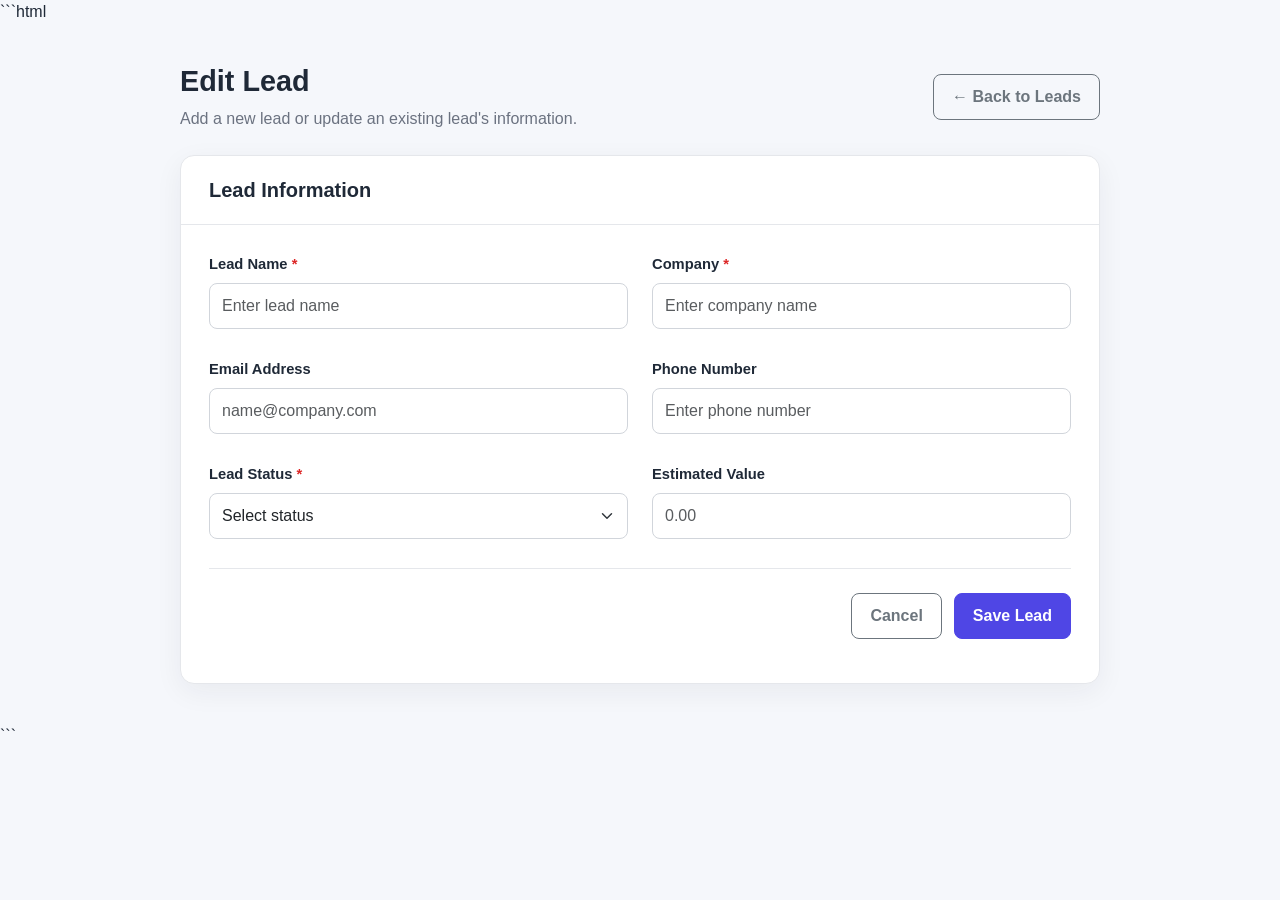
<file: src/main/resources/templates/leads/form.html>
```html
<!DOCTYPE html>
<html lang="en" xmlns:th="http://www.thymeleaf.org">
<head>
    <meta charset="UTF-8">
    <meta name="viewport" content="width=device-width, initial-scale=1">

    <title th:text="${pageTitle} ?: 'Lead Form'">Lead Form</title>

    <!-- Bootstrap CSS -->
    <link
            href="https://cdn.jsdelivr.net/npm/bootstrap@5.3.3/dist/css/bootstrap.min.css"
            rel="stylesheet">

    <!-- Custom CSS -->
    <style>
        :root {
            --primary-color: #4f46e5;
            --primary-hover: #4338ca;
            --text-color: #1f2937;
            --muted-color: #6b7280;
            --border-color: #e5e7eb;
            --background-color: #f5f7fb;
        }

        body {
            background: var(--background-color);
            color: var(--text-color);
            font-family: Arial, Helvetica, sans-serif;
            min-height: 100vh;
        }

        .page-container {
            max-width: 960px;
            margin: 0 auto;
            padding: 40px 20px;
        }

        .page-title {
            font-size: 1.8rem;
            font-weight: 700;
            margin-bottom: 8px;
        }

        .page-subtitle {
            color: var(--muted-color);
            margin-bottom: 0;
        }

        .form-card {
            background: #fff;
            border: 1px solid var(--border-color);
            border-radius: 14px;
            box-shadow: 0 8px 28px rgba(31, 41, 55, 0.06);
            overflow: hidden;
        }

        .form-card-header {
            padding: 22px 28px;
            border-bottom: 1px solid var(--border-color);
        }

        .form-card-header h5 {
            font-weight: 700;
            margin: 0;
        }

        .form-card-body {
            padding: 28px;
        }

        .form-label {
            font-weight: 600;
            font-size: 0.92rem;
            margin-bottom: 8px;
        }

        .form-control,
        .form-select {
            min-height: 44px;
            border: 1px solid #d1d5db;
            border-radius: 8px;
            padding: 10px 12px;
        }

        .form-control:focus,
        .form-select:focus {
            border-color: var(--primary-color);
            box-shadow: 0 0 0 3px rgba(79, 70, 229, 0.12);
        }

        .required-mark {
            color: #dc2626;
        }

        .form-actions {
            display: flex;
            gap: 12px;
            justify-content: flex-end;
            padding-top: 24px;
            margin-top: 24px;
            border-top: 1px solid var(--border-color);
        }

        .btn {
            border-radius: 8px;
            padding: 10px 18px;
            font-weight: 600;
        }

        .btn-primary {
            background: var(--primary-color);
            border-color: var(--primary-color);
        }

        .btn-primary:hover {
            background: var(--primary-hover);
            border-color: var(--primary-hover);
        }

        .validation-error {
            display: block;
            color: #dc2626;
            font-size: 0.85rem;
            margin-top: 5px;
        }

        @media (max-width: 576px) {
            .page-container {
                padding: 24px 12px;
            }

            .form-card-body {
                padding: 20px 16px;
            }

            .form-card-header {
                padding: 18px 16px;
            }

            .page-title {
                font-size: 1.45rem;
            }

            .form-actions {
                flex-direction: column;
            }

            .form-actions .btn {
                width: 100%;
            }
        }
    </style>
</head>

<body>
<div class="page-container">

    <!-- Page heading -->
    <div class="d-flex justify-content-between align-items-center flex-wrap gap-3 mb-4">
        <div>
            <h1 class="page-title" th:text="${pageTitle}">Edit Lead</h1>
            <p class="page-subtitle">
                Add a new lead or update an existing lead's information.
            </p>
        </div>

        <a th:href="@{/leads}" class="btn btn-outline-secondary">
            &larr; Back to Leads
        </a>
    </div>

    <!-- Lead form card -->
    <div class="form-card">

        <div class="form-card-header">
            <h5>Lead Information</h5>
        </div>

        <div class="form-card-body">

            <form th:action="${formAction}"
                  th:object="${leadForm}"
                  method="post">

                <!-- Spring Security CSRF token -->
                <input type="hidden"
                       th:if="${_csrf != null}"
                       th:name="${_csrf.parameterName}"
                       th:value="${_csrf.token}">

                <div class="row g-4">

                    <!-- Lead name -->
                    <div class="col-md-6">
                        <label for="name" class="form-label">
                            Lead Name <span class="required-mark">*</span>
                        </label>

                        <input id="name"
                               type="text"
                               class="form-control"
                               th:field="*{name}"
                               placeholder="Enter lead name"
                               required>

                        <span class="validation-error"
                              th:errors="*{name}"></span>
                    </div>

                    <!-- Company -->
                    <div class="col-md-6">
                        <label for="company" class="form-label">
                            Company <span class="required-mark">*</span>
                        </label>

                        <input id="company"
                               type="text"
                               class="form-control"
                               th:field="*{company}"
                               placeholder="Enter company name"
                               required>

                        <span class="validation-error"
                              th:errors="*{company}"></span>
                    </div>

                    <!-- Email -->
                    <div class="col-md-6">
                        <label for="email" class="form-label">Email Address</label>

                        <input id="email"
                               type="email"
                               class="form-control"
                               th:field="*{email}"
                               placeholder="name@company.com">

                        <span class="validation-error"
                              th:errors="*{email}"></span>
                    </div>

                    <!-- Phone -->
                    <div class="col-md-6">
                        <label for="phone" class="form-label">Phone Number</label>

                        <input id="phone"
                               type="tel"
                               class="form-control"
                               th:field="*{phone}"
                               placeholder="Enter phone number">
                    </div>

                    <!-- Status -->
                    <div class="col-md-6">
                        <label for="status" class="form-label">
                            Lead Status <span class="required-mark">*</span>
                        </label>

                        <select id="status"
                                class="form-select"
                                th:field="*{status}"
                                required>
                            <option value="">Select status</option>

                            <option th:each="item : ${statuses}"
                                    th:value="${item}"
                                    th:text="${item}">
                            </option>
                        </select>

                        <span class="validation-error"
                              th:errors="*{status}"></span>
                    </div>

                    <!-- Estimated value -->
                    <div class="col-md-6">
                        <label for="estimatedValue" class="form-label">
                            Estimated Value
                        </label>

                        <input id="estimatedValue"
                               type="number"
                               min="0"
                               step="0.01"
                               class="form-control"
                               th:field="*{estimatedValue}"
                               placeholder="0.00">

                        <span class="validation-error"
                              th:errors="*{estimatedValue}"></span>
                    </div>

                </div>

                <!-- Form actions -->
                <div class="form-actions">
                    <a th:href="@{/leads}"
                       class="btn btn-outline-secondary">
                        Cancel
                    </a>

                    <button type="submit" class="btn btn-primary">
                        Save Lead
                    </button>
                </div>

            </form>
        </div>
    </div>

</div>
</body>
</html>
```
</file>
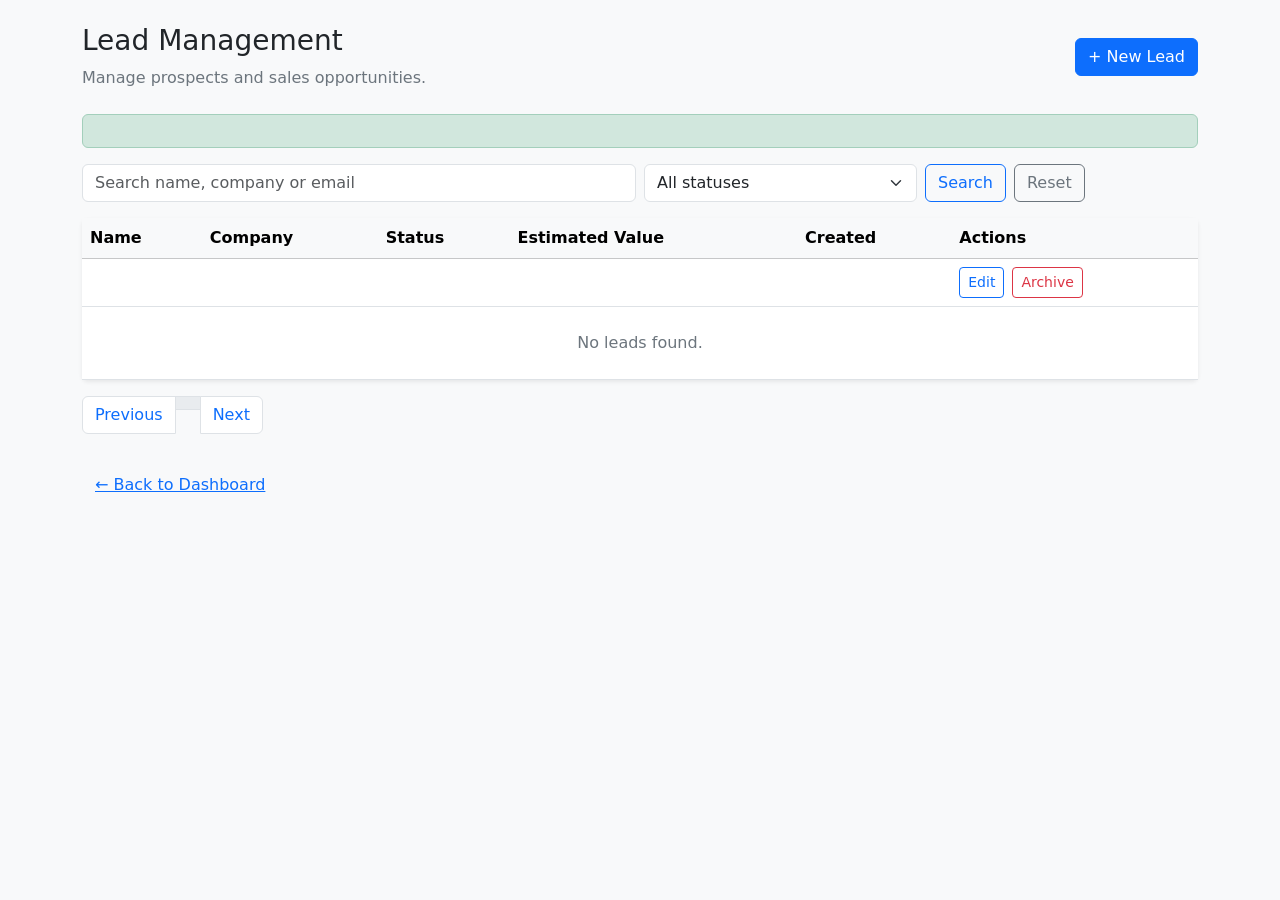
<file: src/main/resources/templates/leads/list.html>
<!DOCTYPE html>
<html lang="en" xmlns:th="http://www.thymeleaf.org"
      xmlns:sec="http://www.thymeleaf.org/extras/spring-security">
<head>
    <meta charset="UTF-8">
    <meta name="viewport" content="width=device-width, initial-scale=1">
    <title>Leads | ClientFlow CRM</title>
    <link href="https://cdn.jsdelivr.net/npm/bootstrap@5.3.3/dist/css/bootstrap.min.css"
          rel="stylesheet">
</head>
<body class="bg-light">
<div class="container py-4">
    <div class="d-flex justify-content-between align-items-center mb-4">
        <div>
            <h1 class="h3">Lead Management</h1>
            <p class="text-secondary mb-0">Manage prospects and sales opportunities.</p>
        </div>
        <a th:href="@{/leads/new}" class="btn btn-primary">+ New Lead</a>
    </div>

    <div th:if="${successMessage}" class="alert alert-success"
         th:text="${successMessage}"></div>

    <form method="get" th:action="@{/leads}" class="row g-2 mb-3">
        <div class="col-md-6">
            <input class="form-control" name="keyword" th:value="${keyword}"
                   placeholder="Search name, company or email">
        </div>
        <div class="col-md-3">
            <select class="form-select" name="status">
                <option value="">All statuses</option>
                <option th:each="s : ${statuses}" th:value="${s}"
                        th:text="${s}"
                        th:selected="${s == selectedStatus}"></option>
            </select>
        </div>
        <div class="col-md-3 d-flex gap-2">
            <button class="btn btn-outline-primary" type="submit">Search</button>
            <a th:href="@{/leads}" class="btn btn-outline-secondary">Reset</a>
        </div>
    </form>

    <div class="card border-0 shadow-sm">
        <div class="table-responsive">
            <table class="table table-hover align-middle mb-0">
                <thead class="table-light">
                <tr>
                    <th>Name</th>
                    <th>Company</th>
                    <th>Status</th>
                    <th>Estimated Value</th>
                    <th>Created</th>
                    <th>Actions</th>
                </tr>
                </thead>
                <tbody>
                <tr th:each="lead : ${leads.content}">
                    <td>
                        <div class="fw-semibold" th:text="${lead.name}"></div>
                        <small class="text-secondary" th:text="${lead.email}"></small>
                    </td>
                    <td th:text="${lead.company ?: '—'}"></td>
                    <td><span class="badge text-bg-secondary"
                              th:text="${lead.status}"></span></td>
                    <td th:text="${lead.estimatedValue}"></td>
                    <td th:text="${lead.createdAt}"></td>
                    <td>
                        <div class="d-flex gap-2">
                            <a class="btn btn-sm btn-outline-primary"
                               th:href="@{/leads/{id}/edit(id=${lead.id})}">Edit</a>
                            <form sec:authorize="hasRole('ADMIN')"
                                  th:action="@{/leads/{id}/archive(id=${lead.id})}"
                                  method="post"
                                  onsubmit="return confirm('Archive this lead?')">
                                <button class="btn btn-sm btn-outline-danger"
                                        type="submit">Archive</button>
                            </form>
                        </div>
                    </td>
                </tr>
                <tr th:if="${leads.empty}">
                    <td colspan="6" class="text-center py-4 text-secondary">
                        No leads found.
                    </td>
                </tr>
                </tbody>
            </table>
        </div>
    </div>

    <nav class="mt-3" th:if="${leads.totalPages > 1}">
        <ul class="pagination">
            <li class="page-item" th:classappend="${leads.first} ? 'disabled'">
                <a class="page-link"
                   th:href="@{/leads(page=${leads.number - 1},keyword=${keyword},status=${selectedStatus})}">
                    Previous
                </a>
            </li>
            <li class="page-item disabled">
                <span class="page-link"
                      th:text="|Page ${leads.number + 1} of ${leads.totalPages}|"></span>
            </li>
            <li class="page-item" th:classappend="${leads.last} ? 'disabled'">
                <a class="page-link"
                   th:href="@{/leads(page=${leads.number + 1},keyword=${keyword},status=${selectedStatus})}">
                    Next
                </a>
            </li>
        </ul>
    </nav>

    <a th:href="@{/dashboard}" class="btn btn-link mt-3">← Back to Dashboard</a>
</div>
</body>
</html>
</file>
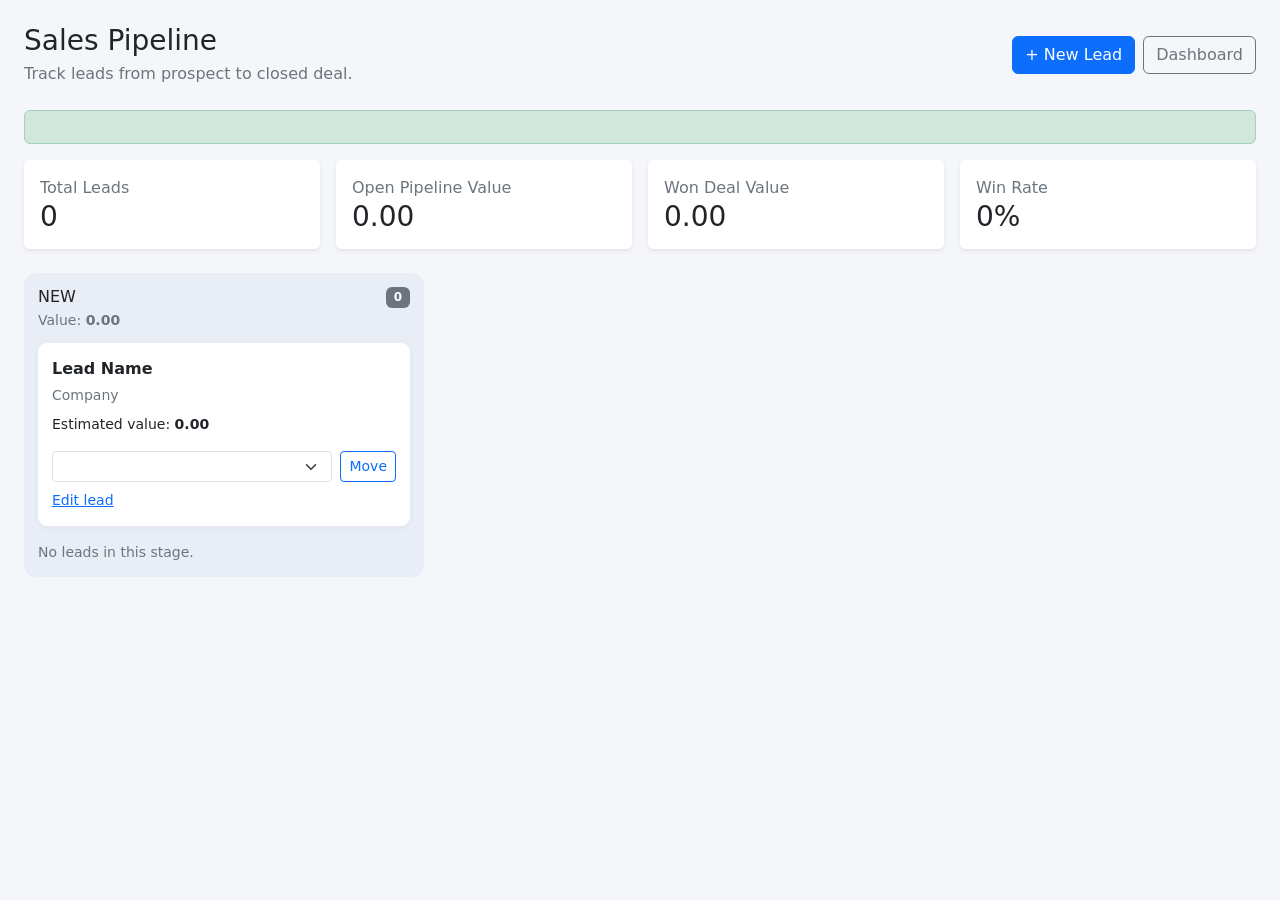
<file: src/main/resources/templates/pipeline/board.html>
<!DOCTYPE html>
<html lang="en"
      xmlns:th="http://www.thymeleaf.org"
      xmlns:sec="http://www.thymeleaf.org/extras/spring-security">

<head>
    <meta charset="UTF-8">
    <meta name="viewport" content="width=device-width, initial-scale=1">

    <title>Sales Pipeline | ClientFlow CRM</title>

    <link href="https://cdn.jsdelivr.net/npm/bootstrap@5.3.3/dist/css/bootstrap.min.css"
          rel="stylesheet">

    <style>
        body {
            background: #f4f6fa;
        }

        .pipeline-columns {
            display: grid;
            grid-template-columns: repeat(3, minmax(250px, 1fr));
            gap: 16px;
            align-items: start;
        }

        .pipeline-column {
            background: #e9edf5;
            border-radius: 12px;
            padding: 14px;
            min-width: 0;
        }

        .lead-card {
            background: white;
            border-radius: 9px;
            padding: 14px;
            margin-top: 12px;
            box-shadow: 0 2px 6px #0000000a;
        }

        @media (max-width: 900px) {
            .pipeline-columns {
                grid-template-columns: repeat(2, minmax(240px, 1fr));
            }
        }

        @media (max-width: 580px) {
            .pipeline-columns {
                grid-template-columns: minmax(0, 1fr);
            }
        }
    </style>
</head>

<body>

<main class="container-fluid px-4 py-4">

    <!-- Page heading -->
    <div class="d-flex flex-wrap justify-content-between align-items-center gap-3 mb-4">
        <div>
            <h1 class="h3 mb-1">Sales Pipeline</h1>
            <p class="text-secondary mb-0">
                Track leads from prospect to closed deal.
            </p>
        </div>

        <div class="d-flex gap-2">
            <a th:href="@{/leads/new}" class="btn btn-primary">
                + New Lead
            </a>
            <a th:href="@{/dashboard}" class="btn btn-outline-secondary">
                Dashboard
            </a>
        </div>
    </div>

    <!-- Success message -->
    <div th:if="${successMessage}"
         class="alert alert-success"
         th:text="${successMessage}">
    </div>

    <!-- Pipeline summary -->
    <div class="row g-3 mb-4">

        <div class="col-sm-6 col-lg-3">
            <div class="card border-0 shadow-sm card-body">
                <div class="text-secondary">Total Leads</div>
                <div class="h3 mb-0"
                     th:text="${pipeline.totalLeads()}">0</div>
            </div>
        </div>

        <div class="col-sm-6 col-lg-3">
            <div class="card border-0 shadow-sm card-body">
                <div class="text-secondary">Open Pipeline Value</div>
                <div class="h3 mb-0"
                     th:text="${#numbers.formatDecimal(pipeline.openValue(), 1, 2)}">
                    0.00
                </div>
            </div>
        </div>

        <div class="col-sm-6 col-lg-3">
            <div class="card border-0 shadow-sm card-body">
                <div class="text-secondary">Won Deal Value</div>
                <div class="h3 mb-0"
                     th:text="${#numbers.formatDecimal(pipeline.wonValue(), 1, 2)}">
                    0.00
                </div>
            </div>
        </div>

        <div class="col-sm-6 col-lg-3">
            <div class="card border-0 shadow-sm card-body">
                <div class="text-secondary">Win Rate</div>
                <div class="h3 mb-0"
                     th:text="${#numbers.formatDecimal(pipeline.winRate(), 1, 1) + '%'}">
                    0%
                </div>
            </div>
        </div>

    </div>

    <!-- Pipeline columns -->
    <div class="pipeline-columns">

        <section th:each="stage : ${statuses}"
                 class="pipeline-column">

            <!-- Stage heading, lead count and total value -->
            <div class="d-flex justify-content-between align-items-start">
                <div>
                    <h2 class="h6 mb-0" th:text="${stage}">NEW</h2>

                    <div class="small text-secondary mt-1">
                        Value:
                        <strong th:text="${#numbers.formatDecimal(
                            pipeline.stageValues().get(stage) != null
                                ? pipeline.stageValues().get(stage) : 0,
                            1, 2
                        )}">0.00</strong>
                    </div>
                </div>

                <span class="badge text-bg-secondary"
                      th:text="${pipeline.counts().get(stage)}">0</span>
            </div>

            <!-- Lead cards -->
            <div th:each="lead : ${pipeline.leadsByStatus().get(stage)}"
                 class="lead-card">

                <div class="fw-semibold mb-1"
                     th:text="${lead.name}">
                    Lead Name
                </div>

                <div class="small text-secondary mb-2"
                     th:text="${lead.company != null ? lead.company : 'No company'}">
                    Company
                </div>

                <div class="small mb-3">
                    Estimated value:
                    <strong th:text="${#numbers.formatDecimal(
                        lead.estimatedValue != null ? lead.estimatedValue : 0,
                        1, 2
                    )}">0.00</strong>
                </div>

                <!-- Move lead to another stage -->
                <form th:action="@{/pipeline/{id}/status(id=${lead.id})}"
                      method="post"
                      class="d-flex gap-2">

                    <select name="status"
                            class="form-select form-select-sm"
                            aria-label="Move lead to stage">

                        <option th:each="nextStage : ${statuses}"
                                th:value="${nextStage}"
                                th:text="${nextStage}"
                                th:selected="${nextStage == stage}">
                        </option>
                    </select>

                    <button class="btn btn-sm btn-outline-primary"
                            type="submit">
                        Move
                    </button>
                </form>

                <a class="small d-inline-block mt-2"
                   th:href="@{/leads/{id}/edit(id=${lead.id})}">
                    Edit lead
                </a>

            </div>

            <!-- Empty-column message -->
            <div th:if="${pipeline.counts().get(stage) == 0}"
                 class="small text-secondary mt-3">
                No leads in this stage.
            </div>

        </section>

    </div>

</main>

</body>
</html>
</file>
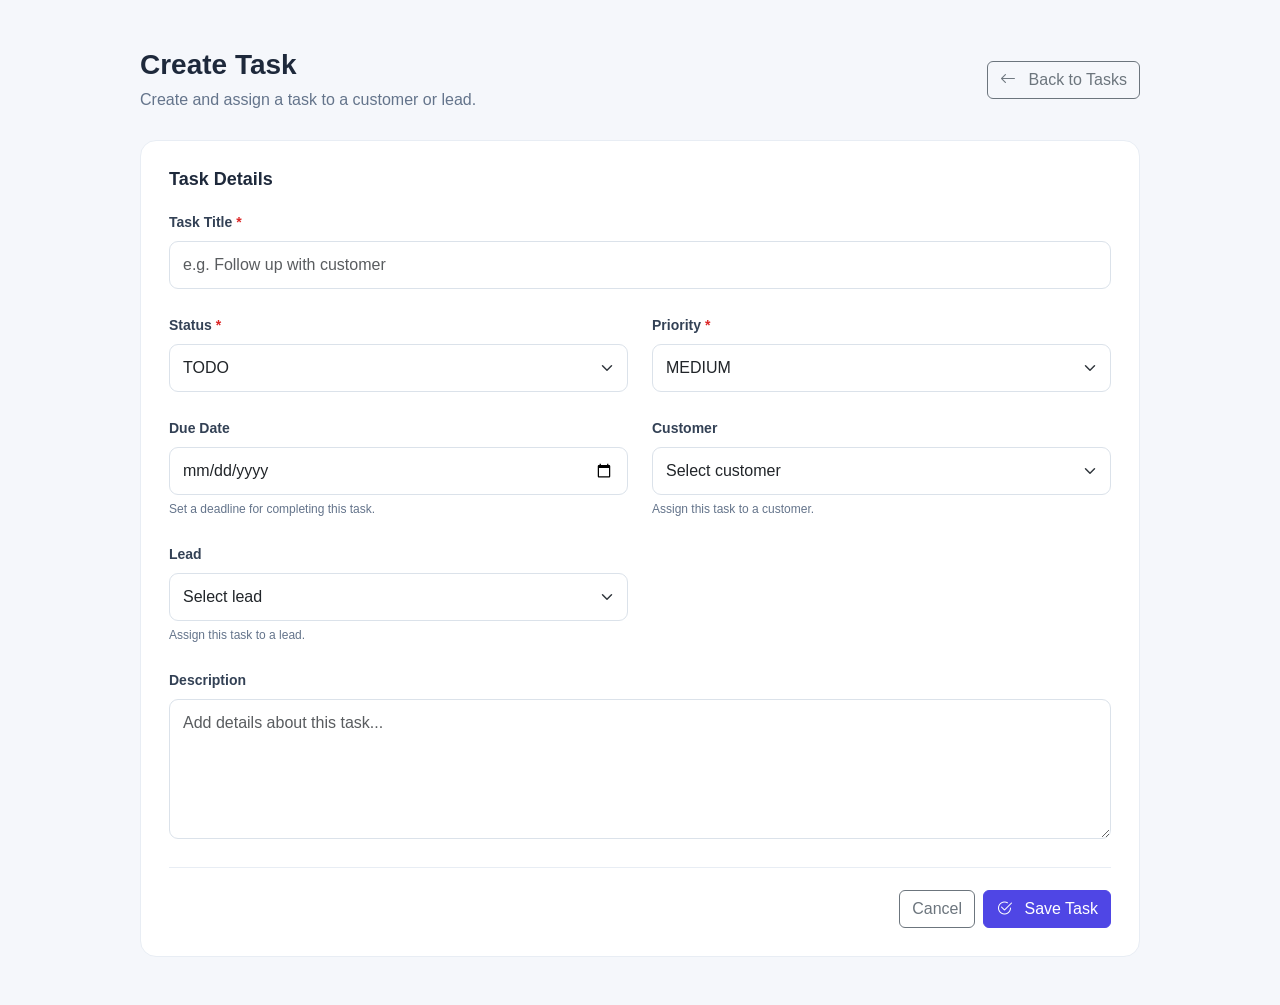
<file: src/main/resources/templates/tasks/form.html>
<!DOCTYPE html>
<html lang="en"
      xmlns:th="http://www.thymeleaf.org">

<head>
    <meta charset="UTF-8">
    <meta name="viewport" content="width=device-width, initial-scale=1.0">

    <title th:text="${pageTitle} + ' | ClientFlow'">
        Create Task | ClientFlow
    </title>

    <!-- Bootstrap CSS -->
    <link href="https://cdn.jsdelivr.net/npm/bootstrap@5.3.3/dist/css/bootstrap.min.css"
          rel="stylesheet">

    <!-- Bootstrap Icons -->
    <link href="https://cdn.jsdelivr.net/npm/bootstrap-icons@1.11.3/font/bootstrap-icons.css"
          rel="stylesheet">

    <style>
        body {
            background: #f5f7fb;
            color: #1e293b;
            font-family: Arial, sans-serif;
        }

        .page-wrapper {
            max-width: 1000px;
            margin: 0 auto;
        }

        .page-header {
            margin-bottom: 28px;
        }

        .page-header h1 {
            font-size: 28px;
            font-weight: 700;
            margin-bottom: 6px;
        }

        .page-header p {
            color: #64748b;
            margin-bottom: 0;
        }

        .form-card {
            background: #ffffff;
            border: 1px solid #e8edf4;
            border-radius: 16px;
            padding: 28px;
        }

        .form-section-title {
            font-size: 18px;
            font-weight: 700;
            margin-bottom: 20px;
        }

        .form-label {
            font-weight: 600;
            font-size: 14px;
            color: #334155;
        }

        .form-control,
        .form-select {
            border: 1px solid #dbe2ea;
            border-radius: 9px;
            padding: 11px 13px;
        }

        .form-control:focus,
        .form-select:focus {
            border-color: #6366f1;
            box-shadow: 0 0 0 3px rgba(99, 102, 241, 0.12);
        }

        textarea.form-control {
            min-height: 140px;
            resize: vertical;
        }

        .form-help {
            color: #64748b;
            font-size: 12px;
            margin-top: 5px;
        }

        .form-actions {
            border-top: 1px solid #e8edf4;
            margin-top: 28px;
            padding-top: 22px;
        }

        .btn-primary {
            background: #4f46e5;
            border-color: #4f46e5;
        }

        .btn-primary:hover {
            background: #4338ca;
            border-color: #4338ca;
        }

        .required {
            color: #dc2626;
        }
    </style>
</head>

<body>

<div class="container-fluid p-4 p-lg-5">

    <div class="page-wrapper">

        <!-- Header -->
        <header class="page-header">

            <div class="d-flex flex-wrap justify-content-between align-items-center gap-3">

                <div>

                    <h1 th:text="${pageTitle}">
                        Create Task
                    </h1>

                    <p>
                        Create and assign a task to a customer or lead.
                    </p>

                </div>

                <a th:href="@{/tasks}"
                   class="btn btn-outline-secondary">

                    <i class="bi bi-arrow-left me-2"></i>
                    Back to Tasks

                </a>

            </div>

        </header>


        <!-- Form -->
        <div class="form-card">

            <form th:action="@{/tasks}"
                  th:object="${task}"
                  method="post">

                <!-- Task Details -->
                <h2 class="form-section-title">
                    Task Details
                </h2>


                <div class="row g-4">

                    <!-- Title -->
                    <div class="col-12">

                        <label for="title"
                               class="form-label">

                            Task Title
                            <span class="required">*</span>

                        </label>

                        <input type="text"
                               id="title"
                               th:field="*{title}"
                               class="form-control"
                               placeholder="e.g. Follow up with customer"
                               maxlength="200"
                               required>

                    </div>


                    <!-- Status -->
                    <div class="col-12 col-md-6">

                        <label for="status"
                               class="form-label">

                            Status
                            <span class="required">*</span>

                        </label>

                        <select id="status"
                                th:field="*{status}"
                                class="form-select"
                                required>

                            <option th:each="status : ${statuses}"
                                    th:value="${status}"
                                    th:text="${#strings.replace(
                                        status.name(),
                                        '_',
                                        ' '
                                    )}">
                                TODO
                            </option>

                        </select>

                    </div>


                    <!-- Priority -->
                    <div class="col-12 col-md-6">

                        <label for="priority"
                               class="form-label">

                            Priority
                            <span class="required">*</span>

                        </label>

                        <select id="priority"
                                th:field="*{priority}"
                                class="form-select"
                                required>

                            <option th:each="priority : ${priorities}"
                                    th:value="${priority}"
                                    th:text="${priority.name()}">
                                MEDIUM
                            </option>

                        </select>

                    </div>


                    <!-- Due Date -->
                    <div class="col-12 col-md-6">

                        <label for="dueDate"
                               class="form-label">

                            Due Date

                        </label>

                        <input type="date"
                               id="dueDate"
                               th:field="*{dueDate}"
                               class="form-control">

                        <div class="form-help">
                            Set a deadline for completing this task.
                        </div>

                    </div>


                    <!-- Customer -->
                    <div class="col-12 col-md-6">

                        <label for="customerId"
                               class="form-label">

                            Customer

                        </label>

                        <select id="customerId"
                                name="customerId"
                                class="form-select">

                            <option value="">
                                Select customer
                            </option>

                            <option th:each="customer : ${customers}"
                                    th:value="${customer.id}"
                                    th:text="${customer.name}"
                                    th:selected="${task.customer != null
                                                 and task.customer.id == customer.id}">

                                Customer Name

                            </option>

                        </select>

                        <div class="form-help">
                            Assign this task to a customer.
                        </div>

                    </div>


                    <!-- Lead -->
                    <div class="col-12 col-md-6">

                        <label for="leadId"
                               class="form-label">

                            Lead

                        </label>

                        <select id="leadId"
                                name="leadId"
                                class="form-select">

                            <option value="">
                                Select lead
                            </option>

                            <option th:each="lead : ${leads}"
                                    th:value="${lead.id}"
                                    th:text="${lead.name}"
                                    th:selected="${task.lead != null
                                                 and task.lead.id == lead.id}">

                                Lead Name

                            </option>

                        </select>

                        <div class="form-help">
                            Assign this task to a lead.
                        </div>

                    </div>


                    <!-- Description -->
                    <div class="col-12">

                        <label for="description"
                               class="form-label">

                            Description

                        </label>

                        <textarea id="description"
                                  th:field="*{description}"
                                  class="form-control"
                                  placeholder="Add details about this task..."
                                  maxlength="5000"></textarea>

                    </div>

                </div>


                <!-- Actions -->
                <div class="form-actions">

                    <div class="d-flex justify-content-end gap-2">

                        <a th:href="@{/tasks}"
                           class="btn btn-outline-secondary">

                            Cancel

                        </a>

                        <button type="submit"
                                class="btn btn-primary">

                            <i class="bi bi-check2-circle me-2"></i>

                            <span th:text="${pageTitle == 'Edit Task'
                                            ? 'Update Task'
                                            : 'Save Task'}">
                                Save Task
                            </span>

                        </button>

                    </div>

                </div>

            </form>

        </div>

    </div>

</div>

</body>
</html>
</file>
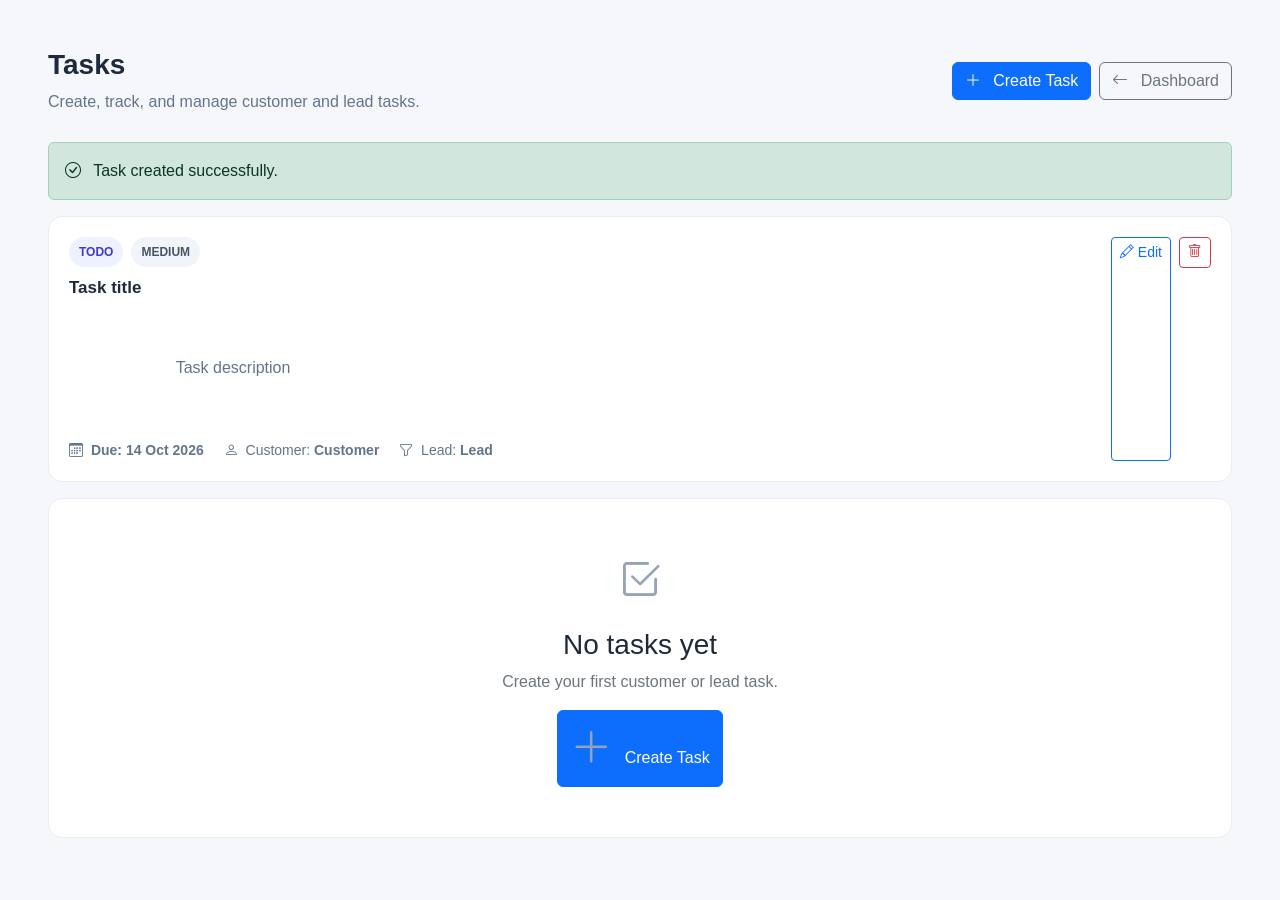
<file: src/main/resources/templates/tasks/list.html>
<!DOCTYPE html>
<html lang="en"
      xmlns:th="http://www.thymeleaf.org">

<head>
    <meta charset="UTF-8">
    <meta name="viewport" content="width=device-width, initial-scale=1.0">

    <title>Tasks | ClientFlow CRM</title>

    <!-- Bootstrap CSS -->
    <link href="https://cdn.jsdelivr.net/npm/bootstrap@5.3.3/dist/css/bootstrap.min.css"
          rel="stylesheet">

    <!-- Bootstrap Icons -->
    <link href="https://cdn.jsdelivr.net/npm/bootstrap-icons@1.11.3/font/bootstrap-icons.css"
          rel="stylesheet">

    <style>
        body {
            background: #f5f7fb;
            color: #1e293b;
            font-family: Arial, sans-serif;
        }

        .page-header {
            margin-bottom: 28px;
        }

        .page-header h1 {
            font-size: 28px;
            font-weight: 700;
        }

        .page-header p {
            color: #64748b;
            margin-bottom: 0;
        }

        .task-card {
            background: #fff;
            border: 1px solid #e8edf4;
            border-radius: 14px;
            padding: 20px;
            margin-bottom: 16px;
        }

        .task-title {
            font-size: 17px;
            font-weight: 700;
        }

        .task-description {
            color: #64748b;
            margin-top: 8px;
            white-space: pre-wrap;
        }

        .task-meta {
            color: #64748b;
            font-size: 14px;
            margin-top: 12px;
        }

        .badge-status,
        .badge-priority {
            display: inline-block;
            padding: 6px 10px;
            border-radius: 20px;
            font-size: 12px;
            font-weight: 600;
        }

        .badge-status {
            background: #eef2ff;
            color: #4338ca;
        }

        .badge-priority {
            background: #f1f5f9;
            color: #475569;
        }

        .priority-high {
            background: #fef2f2;
            color: #b91c1c;
        }

        .priority-medium {
            background: #fff7ed;
            color: #c2410c;
        }

        .priority-low {
            background: #f0fdf4;
            color: #15803d;
        }

        .empty-state {
            background: #fff;
            border: 1px solid #e8edf4;
            border-radius: 14px;
            padding: 50px 20px;
            text-align: center;
        }

        .empty-state i {
            font-size: 42px;
            color: #94a3b8;
        }

        .due-date {
            font-weight: 600;
        }

        .overdue {
            color: #dc2626;
        }
    </style>
</head>

<body>

<div class="container-fluid p-4 p-lg-5">

    <!-- Page Header -->
    <header class="page-header">

        <div class="d-flex flex-wrap justify-content-between align-items-center gap-3">

            <div>
                <h1>Tasks</h1>

                <p>
                    Create, track, and manage customer and lead tasks.
                </p>
            </div>

            <div class="d-flex gap-2">

                <a th:href="@{/tasks/new}"
                   class="btn btn-primary">

                    <i class="bi bi-plus-lg me-2"></i>
                    Create Task

                </a>

                <a th:href="@{/dashboard}"
                   class="btn btn-outline-secondary">

                    <i class="bi bi-arrow-left me-2"></i>
                    Dashboard

                </a>

            </div>

        </div>

    </header>


    <!-- Success Message -->
    <div th:if="${successMessage}"
         class="alert alert-success">

        <i class="bi bi-check-circle me-2"></i>

        <span th:text="${successMessage}">
            Task created successfully.
        </span>

    </div>


    <!-- Task List -->
    <div th:if="${!tasks.isEmpty()}">

        <div th:each="task : ${tasks}"
             class="task-card">

            <div class="d-flex flex-wrap justify-content-between gap-3">

                <div class="flex-grow-1">

                    <!-- Status + Priority -->
                    <div class="d-flex flex-wrap gap-2">

                        <span class="badge-status"
                              th:text="${#strings.replace(
                                  task.status.name(),
                                  '_',
                                  ' '
                              )}">
                            TODO
                        </span>

                        <span class="badge-priority"
                              th:classappend="${task.priority.name() == 'HIGH'
                                  ? ' priority-high'
                                  : task.priority.name() == 'MEDIUM'
                                  ? ' priority-medium'
                                  : ' priority-low'}"
                              th:text="${task.priority}">
                            MEDIUM
                        </span>

                    </div>


                    <!-- Title -->
                    <div class="task-title mt-2"
                         th:text="${task.title}">

                        Task title

                    </div>


                    <!-- Description -->
                    <div th:if="${task.description != null
                                 and !#strings.isEmpty(task.description)}"
                         class="task-description"
                         th:text="${task.description}">

                        Task description

                    </div>


                    <!-- Meta -->
                    <div class="task-meta">

                        <!-- Due Date -->
                        <span th:if="${task.dueDate != null}"
                              class="due-date">

                            <i class="bi bi-calendar3 me-1"></i>

                            Due:

                            <span th:text="${#temporals.format(
                                task.dueDate,
                                'dd MMM yyyy'
                            )}">
                                14 Oct 2026
                            </span>

                        </span>


                        <!-- Customer -->
                        <span class="ms-3"
                              th:if="${task.customer != null}">

                            <i class="bi bi-person me-1"></i>

                            Customer:

                            <strong th:text="${task.customer.name}">
                                Customer
                            </strong>

                        </span>


                        <!-- Lead -->
                        <span class="ms-3"
                              th:if="${task.lead != null}">

                            <i class="bi bi-funnel me-1"></i>

                            Lead:

                            <strong th:text="${task.lead.name}">
                                Lead
                            </strong>

                        </span>

                    </div>

                </div>


                <!-- Task Actions -->
                <div class="d-flex gap-2">

                    <!-- Edit -->
                    <a th:href="@{/tasks/{id}/edit(id=${task.id})}"
                       class="btn btn-sm btn-outline-primary">

                        <i class="bi bi-pencil"></i>
                        Edit

                    </a>


                    <!-- Delete -->
                    <form th:action="@{/tasks/{id}/delete(id=${task.id})}"
                          method="post"
                          onsubmit="return confirm('Delete this task?');">

                        <button type="submit"
                                class="btn btn-sm btn-outline-danger">

                            <i class="bi bi-trash"></i>

                        </button>

                    </form>

                </div>

            </div>

        </div>

    </div>


    <!-- Empty State -->
    <div th:if="${tasks.isEmpty()}"
         class="empty-state">

        <i class="bi bi-check2-square"></i>

        <h3 class="mt-3">
            No tasks yet
        </h3>

        <p class="text-secondary">
            Create your first customer or lead task.
        </p>

        <a th:href="@{/tasks/new}"
           class="btn btn-primary">

            <i class="bi bi-plus-lg me-2"></i>
            Create Task

        </a>

    </div>

</div>

</body>
</html>
</file>
